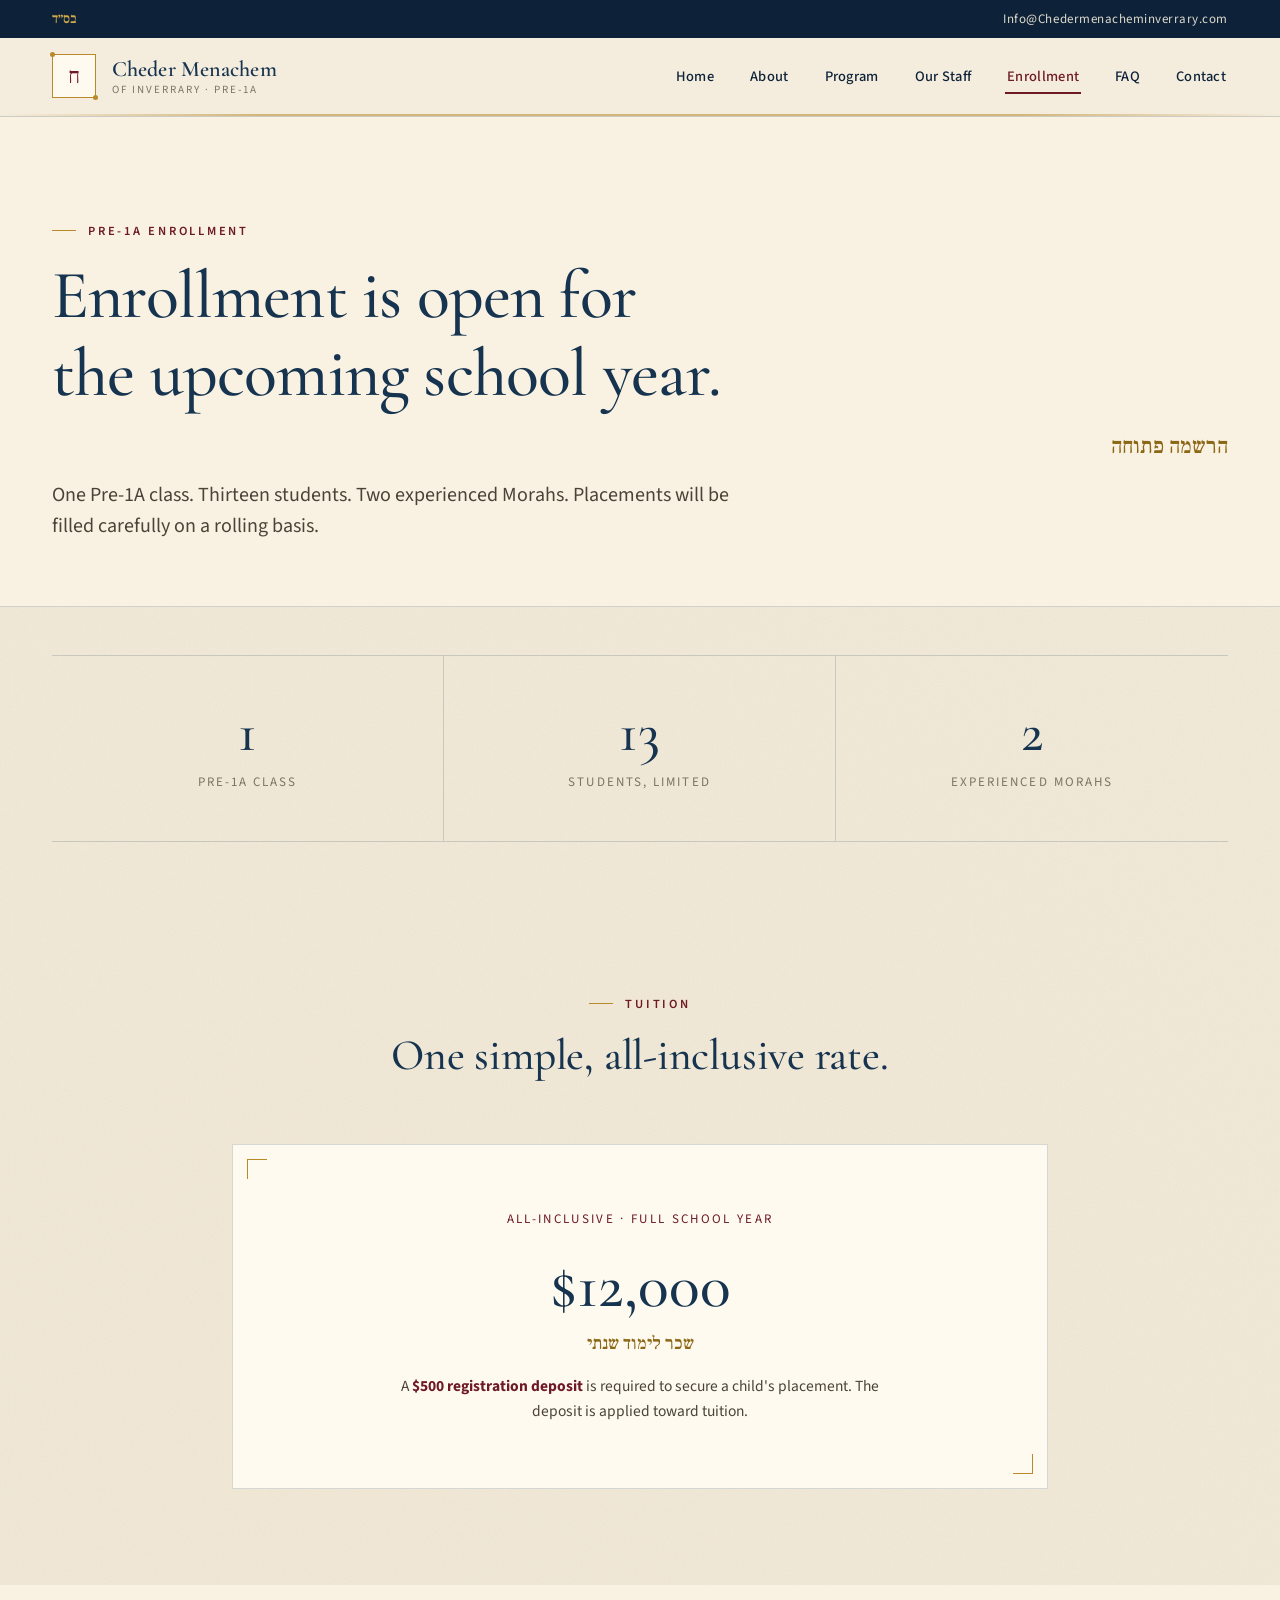
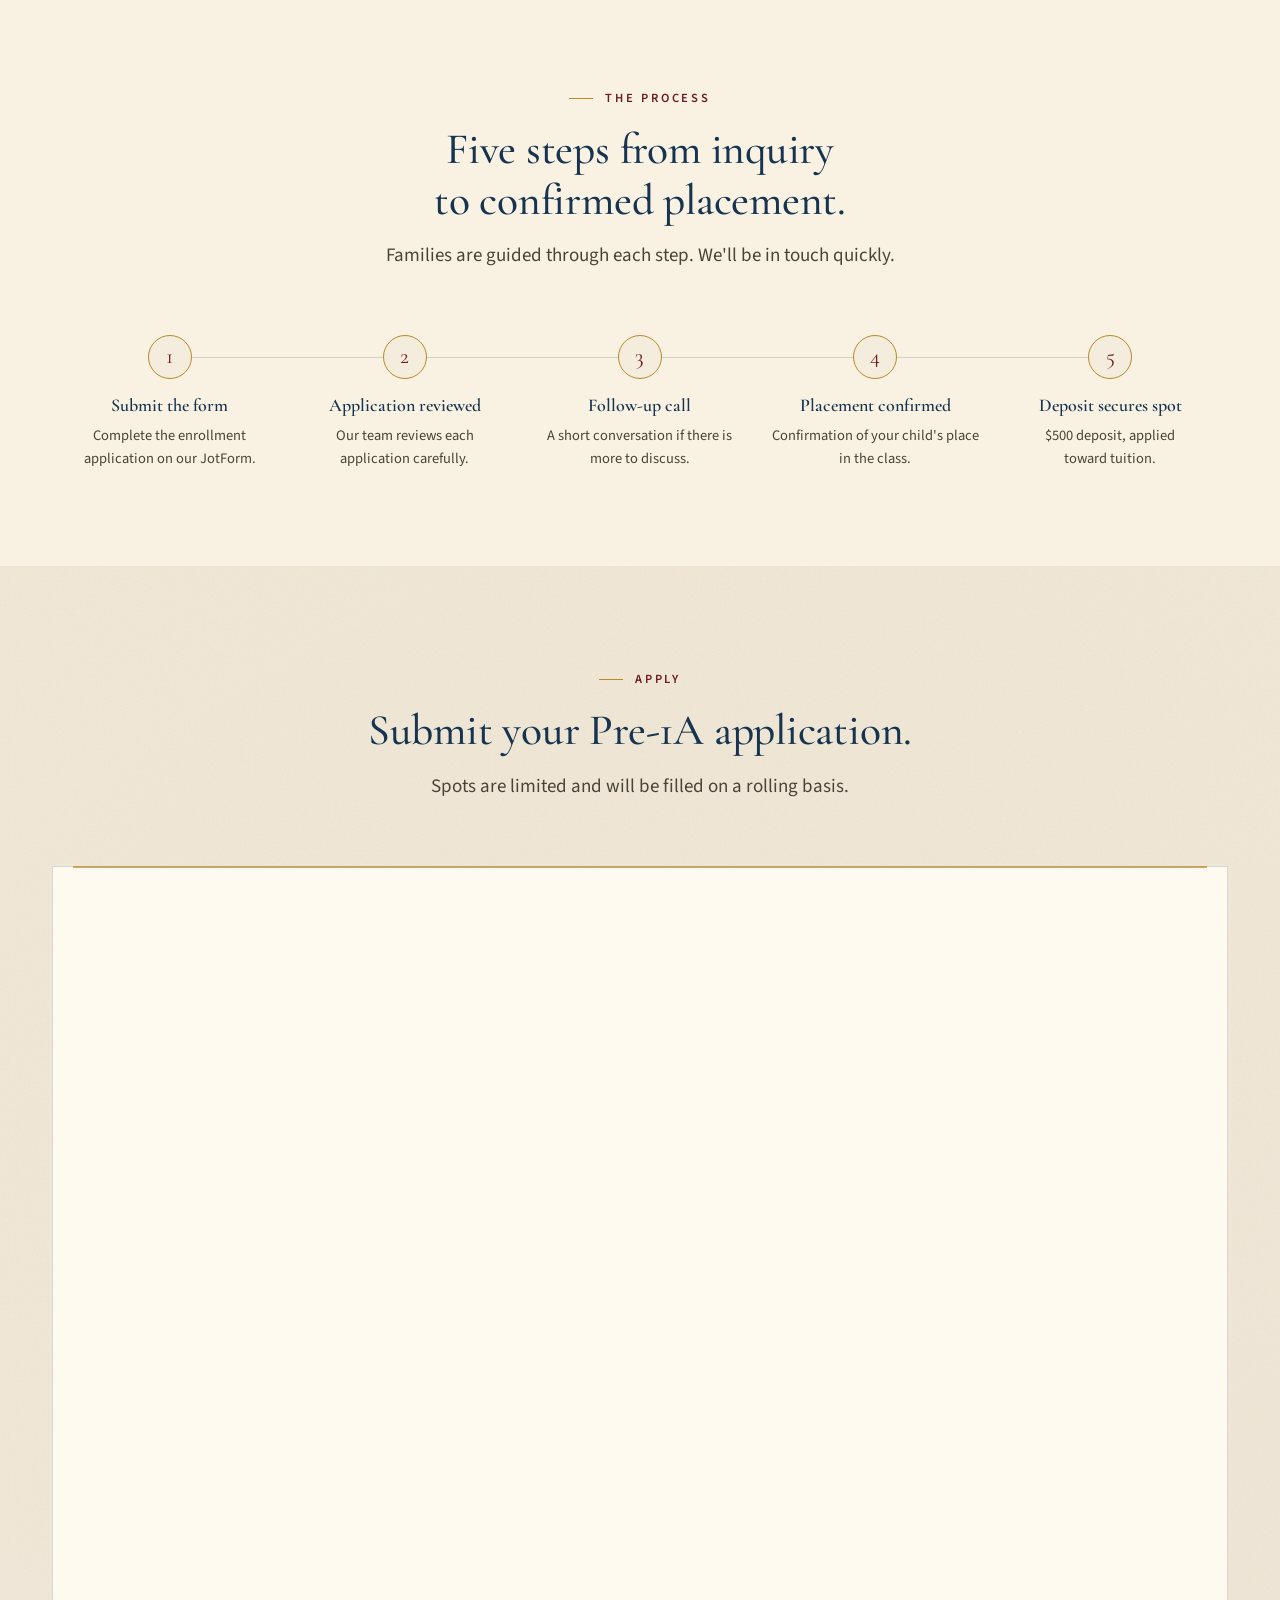
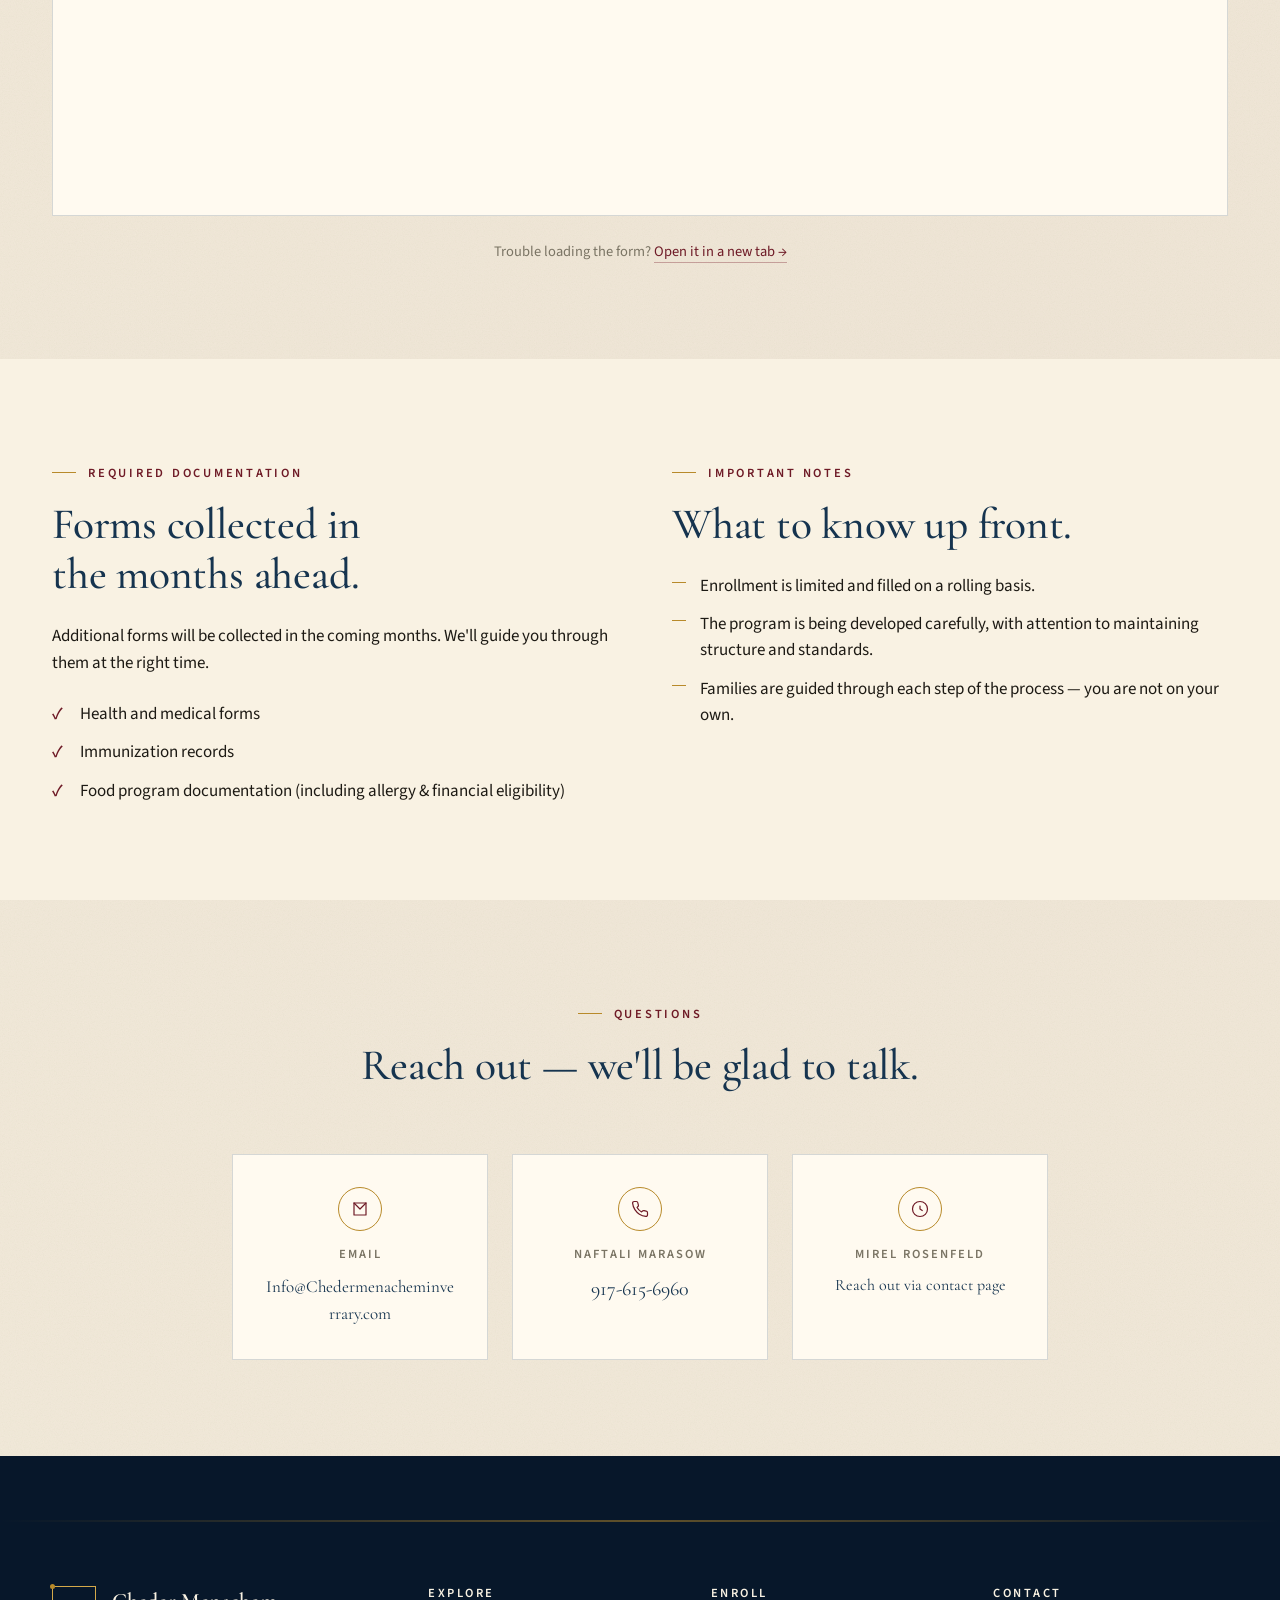
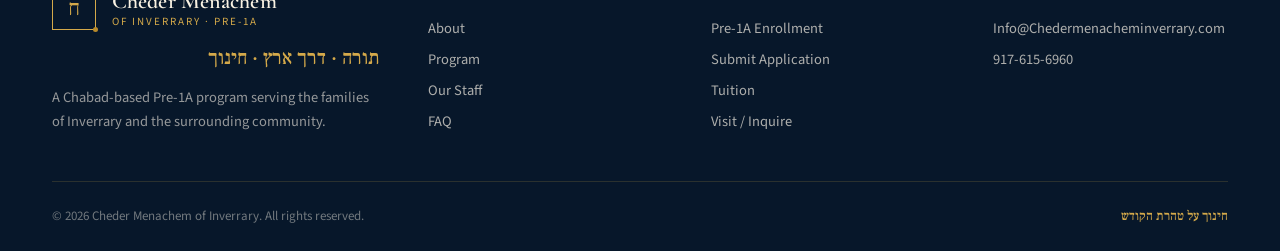
<file: enrollment.html>
<!DOCTYPE html>
<html lang="en">
<head>
<meta charset="UTF-8" />
<meta name="viewport" content="width=device-width, initial-scale=1.0" />
<title>Enrollment — Cheder Menachem of Inverrary</title>
<meta name="description" content="Pre-1A enrollment is open for the upcoming school year. Tuition, process, and the application form." />
<link rel="preconnect" href="https://fonts.googleapis.com" />
<link rel="preconnect" href="https://fonts.gstatic.com" crossorigin />
<link rel="stylesheet" href="https://fonts.googleapis.com/css2?family=Cormorant+Garamond:ital,wght@0,400;0,500;0,600;0,700;1,400;1,500&family=Source+Sans+3:wght@300;400;500;600;700&family=Frank+Ruhl+Libre:wght@400;500;700&display=swap" />
<link rel="stylesheet" href="styles.css" />
</head>
<body data-page="enrollment">

<div data-site-header></div>

<!-- ============================================================
     PAGE HEADER
     ============================================================ -->
<section class="page-header" data-screen-label="Enrollment Header">
  <div class="container">
    <span class="eyebrow">Pre-1A Enrollment</span>
    <h1>Enrollment is open for the upcoming school year.</h1>
    <p class="heb">הרשמה פתוחה</p>
    <p class="lede">One Pre-1A class. Thirteen students. Two experienced Morahs. Placements will be filled carefully on a rolling basis.</p>
  </div>
  <div class="page-header-watermark heb" aria-hidden="true">ד</div>
</section>

<!-- ============================================================
     PROGRAM OVERVIEW
     ============================================================ -->
<section class="tight" data-screen-label="Overview">
  <div class="container">
    <div class="stat-row">
      <div class="stat">
        <div class="num">1</div>
        <div class="label">Pre-1A class</div>
      </div>
      <div class="stat">
        <div class="num">13</div>
        <div class="label">Students, limited</div>
      </div>
      <div class="stat">
        <div class="num">2</div>
        <div class="label">Experienced Morahs</div>
      </div>
    </div>
  </div>
</section>

<!-- ============================================================
     TUITION
     ============================================================ -->
<section id="tuition" data-screen-label="Tuition">
  <div class="container-mid">
    <div class="section-head">
      <span class="eyebrow">Tuition</span>
      <h2>One simple, all-inclusive rate.</h2>
    </div>
    <div class="tuition-card">
      <div class="inclusive">All-Inclusive · Full School Year</div>
      <div class="amount">$12,000</div>
      <div class="heb" style="color: var(--gold-deep); font-size: 18px; margin-bottom: var(--s-4);">שכר לימוד שנתי</div>
      <p class="deposit">A <strong style="color: var(--burgundy);">$500 registration deposit</strong> is required to secure a child's placement. The deposit is applied toward tuition.</p>
    </div>
  </div>
</section>

<!-- ============================================================
     ENROLLMENT PROCESS — steps
     ============================================================ -->
<section style="background: var(--bg-alt);" data-screen-label="Process">
  <div class="container">
    <div class="section-head">
      <span class="eyebrow">The Process</span>
      <h2>Five steps from inquiry to confirmed placement.</h2>
      <p class="lede">Families are guided through each step. We'll be in touch quickly.</p>
    </div>
    <div class="steps">
      <div class="step">
        <div class="step-num">1</div>
        <h4>Submit the form</h4>
        <p>Complete the enrollment application on our JotForm.</p>
      </div>
      <div class="step">
        <div class="step-num">2</div>
        <h4>Application reviewed</h4>
        <p>Our team reviews each application carefully.</p>
      </div>
      <div class="step">
        <div class="step-num">3</div>
        <h4>Follow-up call</h4>
        <p>A short conversation if there is more to discuss.</p>
      </div>
      <div class="step">
        <div class="step-num">4</div>
        <h4>Placement confirmed</h4>
        <p>Confirmation of your child's place in the class.</p>
      </div>
      <div class="step">
        <div class="step-num">5</div>
        <h4>Deposit secures spot</h4>
        <p>$500 deposit, applied toward tuition.</p>
      </div>
    </div>
  </div>
</section>

<!-- ============================================================
     APPLY — embedded JotForm
     ============================================================ -->
<section data-screen-label="Apply">
  <div class="container">
    <div class="section-head">
      <span class="eyebrow">Apply</span>
      <h2>Submit your Pre-1A application.</h2>
      <p class="lede">Spots are limited and will be filled on a rolling basis.</p>
    </div>
    <div style="background: var(--surface); border: 1px solid var(--rule); padding: var(--s-5); position: relative;">
      <div style="position: absolute; top: -1px; left: 20px; right: 20px; height: 2px; background: var(--gold); opacity: 0.7;"></div>
      <iframe
        src="https://form.jotform.com/261225649441154"
        title="Pre-1A Enrollment Form"
        loading="lazy"
        style="width: 100%; min-height: 900px; border: none; display: block; background: transparent;">
      </iframe>
    </div>
    <p style="text-align: center; margin-top: var(--s-5); color: var(--ink-mute); font-size: 14.5px;">
      Trouble loading the form? <a href="https://form.jotform.com/261225649441154" target="_blank" rel="noopener">Open it in a new tab →</a>
    </p>
  </div>
</section>

<!-- ============================================================
     DOCUMENTATION + IMPORTANT NOTES
     ============================================================ -->
<section style="background: var(--bg-alt);" data-screen-label="Documentation">
  <div class="container">
    <div class="split">
      <div>
        <span class="eyebrow">Required Documentation</span>
        <h2 style="margin-bottom: var(--s-5);">Forms collected in the months ahead.</h2>
        <p>Additional forms will be collected in the coming months. We'll guide you through them at the right time.</p>
        <ul class="feature-list check" style="margin-top: var(--s-5);">
          <li>Health and medical forms</li>
          <li>Immunization records</li>
          <li>Food program documentation (including allergy & financial eligibility)</li>
        </ul>
      </div>
      <div>
        <span class="eyebrow">Important Notes</span>
        <h2 style="margin-bottom: var(--s-5);">What to know up front.</h2>
        <ul class="feature-list">
          <li>Enrollment is limited and filled on a rolling basis.</li>
          <li>The program is being developed carefully, with attention to maintaining structure and standards.</li>
          <li>Families are guided through each step of the process — you are not on your own.</li>
        </ul>
      </div>
    </div>
  </div>
</section>

<!-- ============================================================
     QUESTIONS / Contacts
     ============================================================ -->
<section data-screen-label="Questions">
  <div class="container-mid">
    <div class="section-head">
      <span class="eyebrow">Questions</span>
      <h2>Reach out — we'll be glad to talk.</h2>
    </div>
    <div class="contact-grid">
      <div class="contact-card">
        <div class="icon" aria-hidden="true">
          <svg viewBox="0 0 24 24" fill="none" stroke="currentColor" stroke-width="1.6" stroke-linecap="round" stroke-linejoin="round"><path d="M4 4h16v16H4z"/><path d="M4 4l8 8 8-8"/></svg>
        </div>
        <h4>Email</h4>
        <div class="detail" style="font-size: 17px;"><a href="mailto:Info@Chedermenacheminverrary.com">Info@Chedermenacheminverrary.com</a></div>
      </div>
      <div class="contact-card">
        <div class="icon" aria-hidden="true">
          <svg viewBox="0 0 24 24" fill="none" stroke="currentColor" stroke-width="1.6" stroke-linecap="round" stroke-linejoin="round"><path d="M22 16.92v3a2 2 0 0 1-2.18 2 19.79 19.79 0 0 1-8.63-3.07 19.5 19.5 0 0 1-6-6 19.79 19.79 0 0 1-3.07-8.67A2 2 0 0 1 4.11 2h3a2 2 0 0 1 2 1.72 12.84 12.84 0 0 0 .7 2.81 2 2 0 0 1-.45 2.11L8.09 9.91a16 16 0 0 0 6 6l1.27-1.27a2 2 0 0 1 2.11-.45 12.84 12.84 0 0 0 2.81.7A2 2 0 0 1 22 16.92z"/></svg>
        </div>
        <h4>Naftali Marasow</h4>
        <div class="detail"><a href="tel:9176156960">917-615-6960</a></div>
      </div>
      <div class="contact-card">
        <div class="icon" aria-hidden="true">
          <svg viewBox="0 0 24 24" fill="none" stroke="currentColor" stroke-width="1.6" stroke-linecap="round" stroke-linejoin="round"><circle cx="12" cy="12" r="10"/><path d="M12 8v4l3 2"/></svg>
        </div>
        <h4>Mirel Rosenfeld</h4>
        <div class="detail" style="font-size: 16px; color: var(--ink-soft);"><a href="contact.html">Reach out via contact page</a></div>
      </div>
    </div>
  </div>
</section>

<div data-site-footer></div>

<script src="image-slot.js"></script>
<script src="site.js"></script>
</body>
</html>
</file>
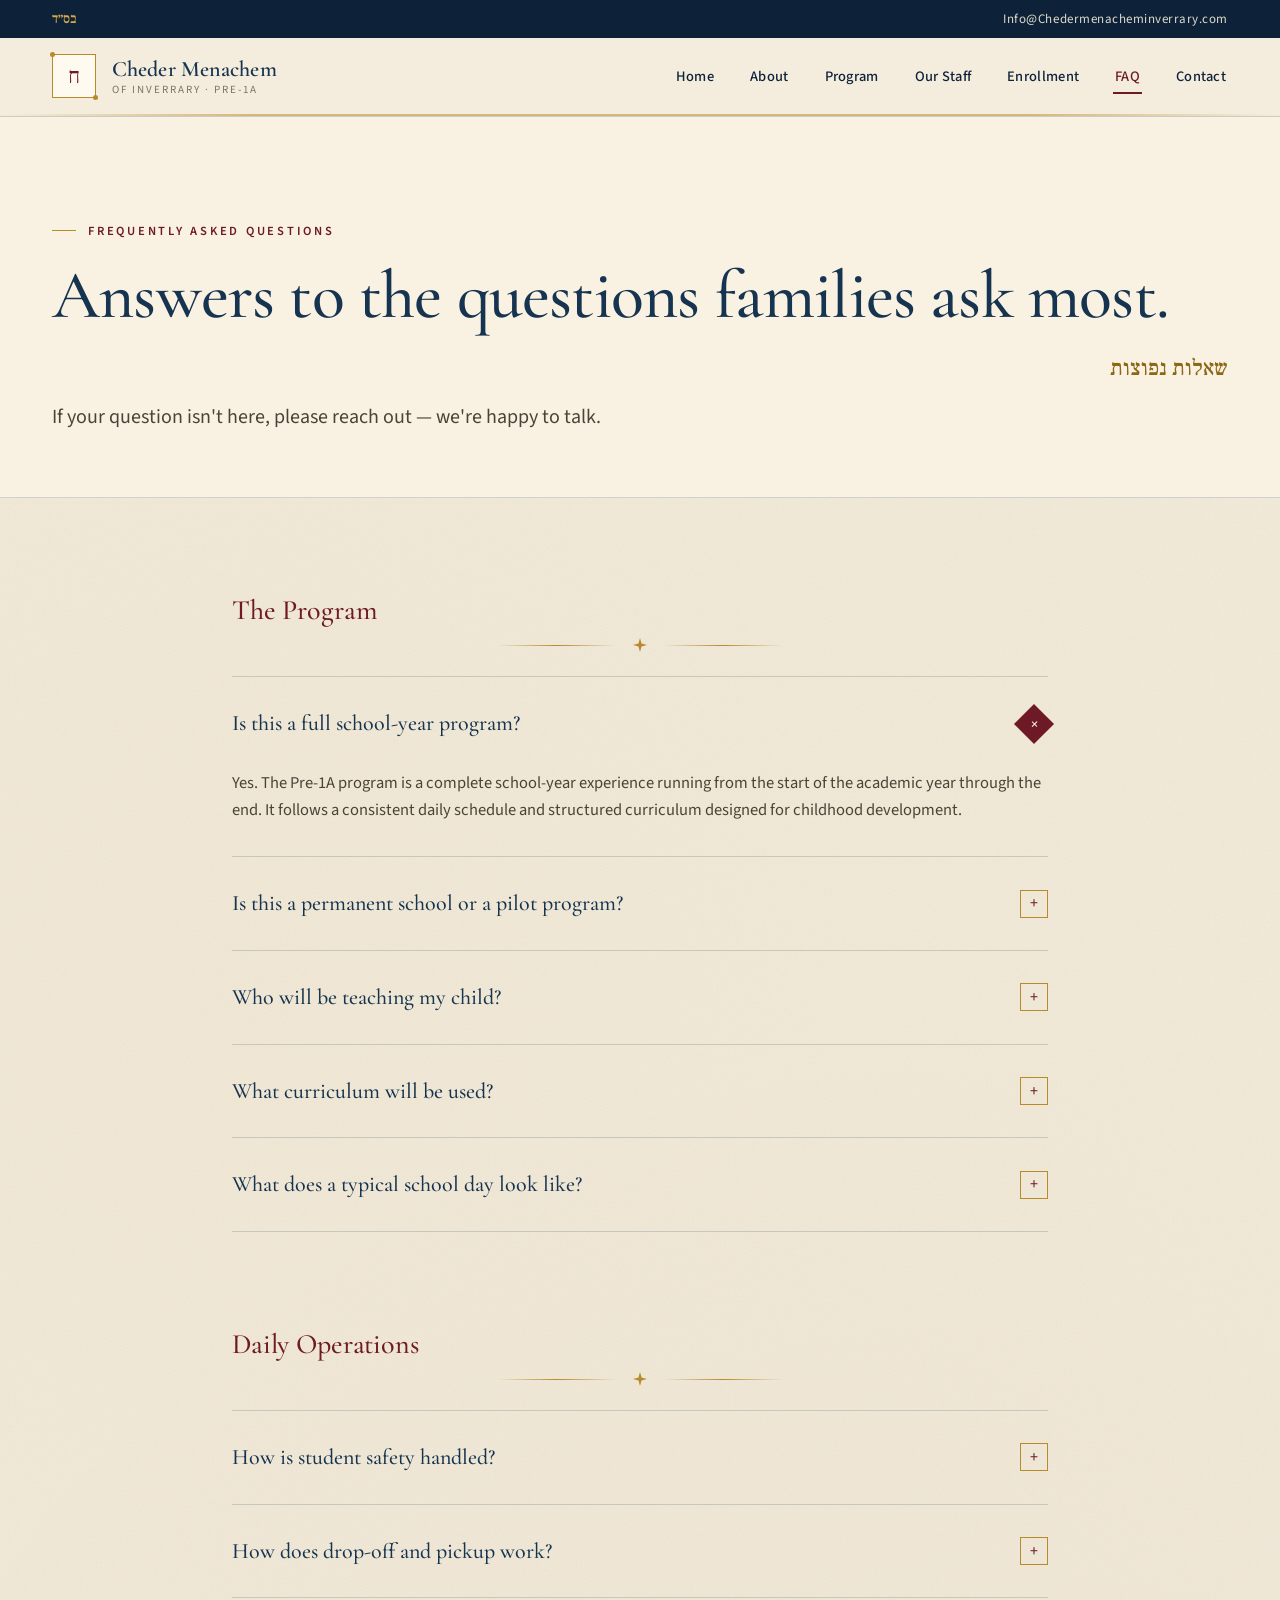
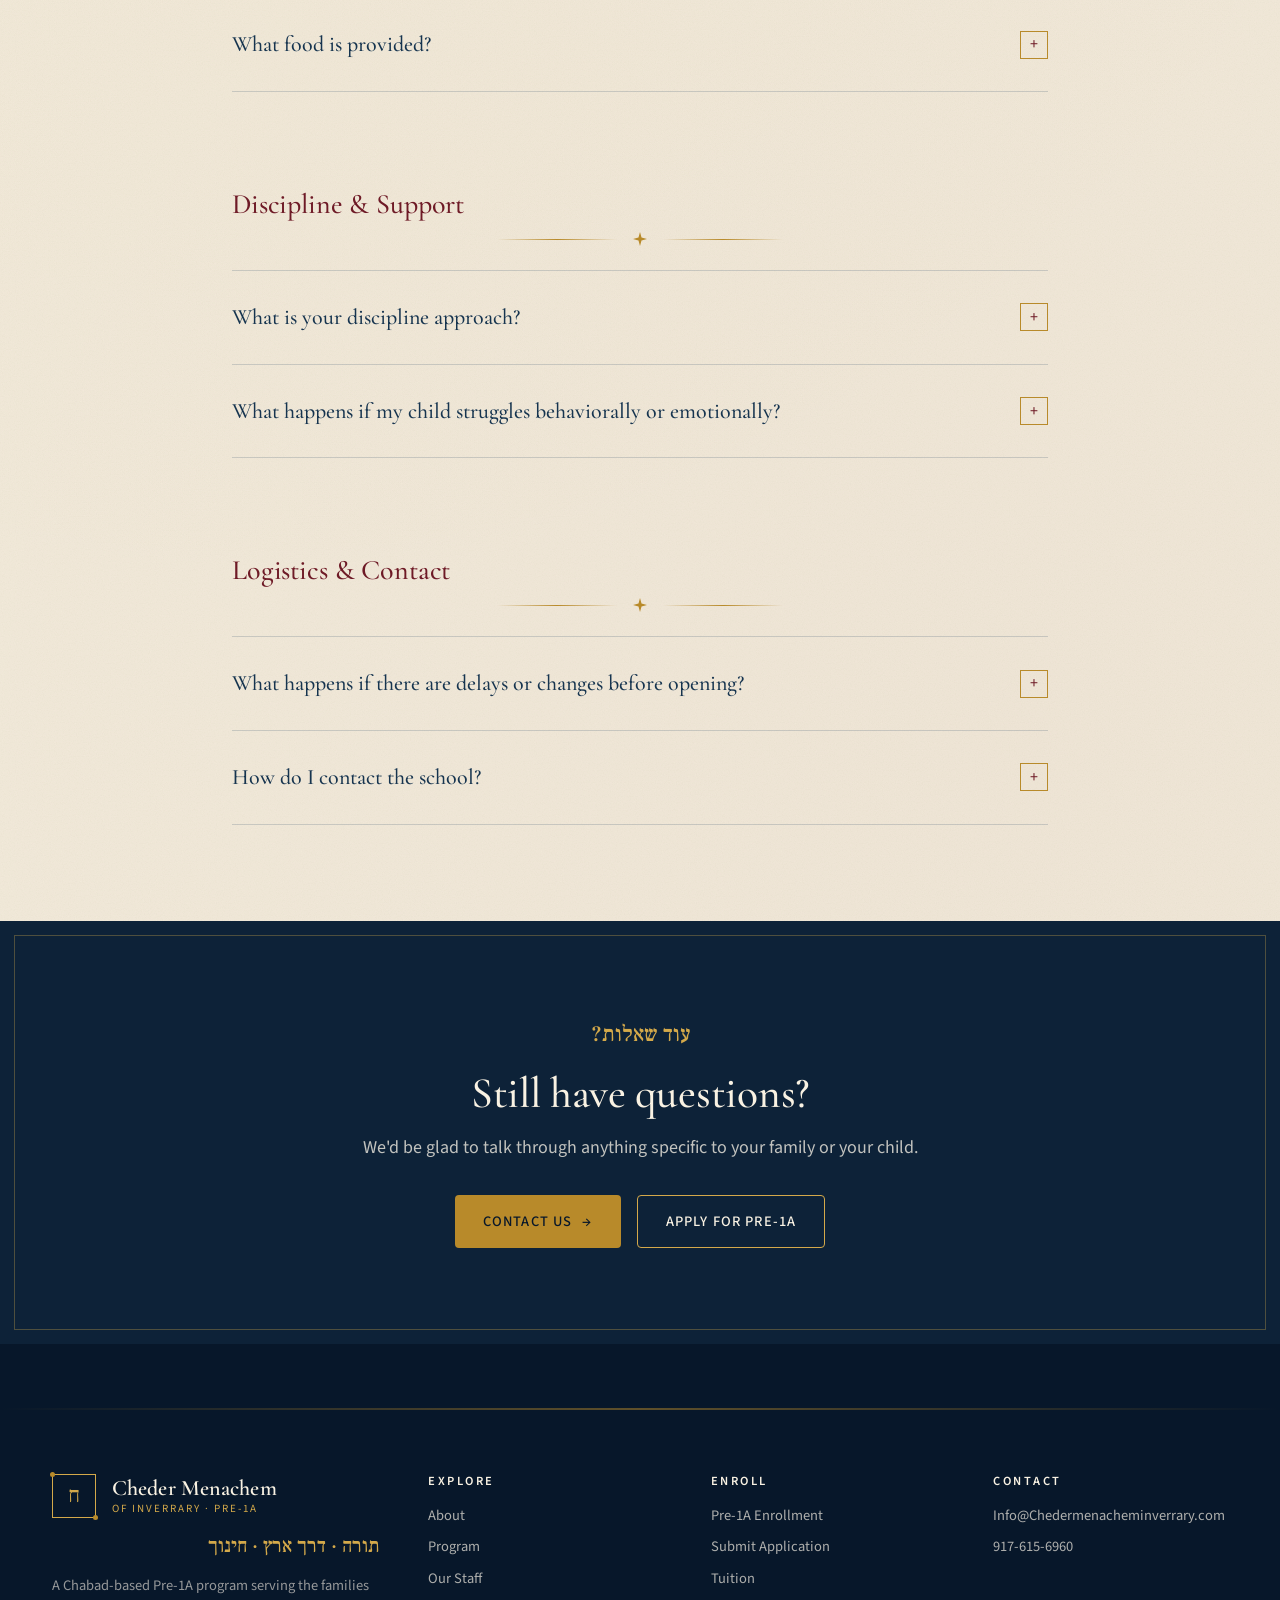
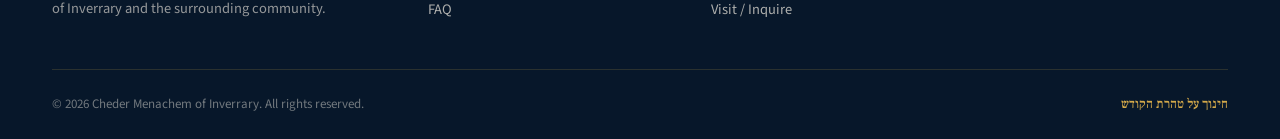
<file: faq.html>
<!DOCTYPE html>
<html lang="en">
<head>
<meta charset="UTF-8" />
<meta name="viewport" content="width=device-width, initial-scale=1.0" />
<title>FAQ — Cheder Menachem of Inverrary</title>
<meta name="description" content="Frequently asked questions about the Pre-1A program at Cheder Menachem of Inverrary." />
<link rel="preconnect" href="https://fonts.googleapis.com" />
<link rel="preconnect" href="https://fonts.gstatic.com" crossorigin />
<link rel="stylesheet" href="https://fonts.googleapis.com/css2?family=Cormorant+Garamond:ital,wght@0,400;0,500;0,600;0,700;1,400;1,500&family=Source+Sans+3:wght@300;400;500;600;700&family=Frank+Ruhl+Libre:wght@400;500;700&display=swap" />
<link rel="stylesheet" href="styles.css" />
</head>
<body data-page="faq">

<div data-site-header></div>

<!-- ============================================================
     PAGE HEADER
     ============================================================ -->
<section class="page-header" data-screen-label="FAQ Header">
  <div class="container">
    <span class="eyebrow">Frequently Asked Questions</span>
    <h1>Answers to the questions families ask most.</h1>
    <p class="heb">שאלות נפוצות</p>
    <p class="lede">If your question isn't here, please reach out — we're happy to talk.</p>
  </div>
  <div class="page-header-watermark heb" aria-hidden="true">ה</div>
</section>

<!-- ============================================================
     FAQ LIST
     ============================================================ -->
<section data-screen-label="FAQ List">
  <div class="container-mid">

    <h3 style="font-family: var(--ff-display); font-size: 28px; color: var(--burgundy); margin-bottom: var(--s-2); font-weight: 500;">The Program</h3>
    <div class="rule-ornament" style="margin: var(--s-3) 0 var(--s-5);" aria-hidden="true">
      <svg viewBox="0 0 14 14" fill="currentColor"><path d="M7 0 L8.5 5.5 L14 7 L8.5 8.5 L7 14 L5.5 8.5 L0 7 L5.5 5.5 Z"/></svg>
    </div>

    <div class="faq-list">
      <div class="faq-item" data-open="true">
        <button class="faq-q">
          <span>Is this a full school-year program?</span>
          <span class="marker" aria-hidden="true">+</span>
        </button>
        <div class="faq-a">
          <div class="faq-a-inner">
            <p>Yes. The Pre-1A program is a complete school-year experience running from the start of the academic year through the end. It follows a consistent daily schedule and structured curriculum designed for childhood development.</p>
          </div>
        </div>
      </div>

      <div class="faq-item">
        <button class="faq-q">
          <span>Is this a permanent school or a pilot program?</span>
          <span class="marker" aria-hidden="true">+</span>
        </button>
        <div class="faq-a">
          <div class="faq-a-inner">
            <p>This is a fully planned and operational Pre-1A class for the upcoming school year. While future expansion is a long-term goal, continuation beyond this year is not guaranteed and will depend on permission granted, planning, and the success of the first class.</p>
          </div>
        </div>
      </div>

      <div class="faq-item">
        <button class="faq-q">
          <span>Who will be teaching my child?</span>
          <span class="marker" aria-hidden="true">+</span>
        </button>
        <div class="faq-a">
          <div class="faq-a-inner">
            <p>The class will be led by experienced early childhood Morahs Mrs. Chaya Katz and Mrs. Mattie Schurder. They work within a structured educational framework and are supported by curriculum guidance aligned with established Chabad early education standards.</p>
          </div>
        </div>
      </div>

      <div class="faq-item">
        <button class="faq-q">
          <span>What curriculum will be used?</span>
          <span class="marker" aria-hidden="true">+</span>
        </button>
        <div class="faq-a">
          <div class="faq-a-inner">
            <p>We use a structured Kriah program to build strong Hebrew reading skills step by step, along with a hands-on math curriculum focused on number sense and problem-solving. Learning also includes <span class="heb">פרשת השבוע</span>, <span class="heb">ימים טובים</span>, davening, and an interactive "Wonders of Hashem" science program — all taught in a warm, Chassidishe environment.</p>
          </div>
        </div>
      </div>

      <div class="faq-item">
        <button class="faq-q">
          <span>What does a typical school day look like?</span>
          <span class="marker" aria-hidden="true">+</span>
        </button>
        <div class="faq-a">
          <div class="faq-a-inner">
            <p>The day includes joyful davening and circle times, Kriah instruction, and math, along with engaging lessons in Parsha and Yomim Tovim. Students also participate in hands-on activities, projects, singing, and interactive science — creating a balanced day of structured learning and meaningful, enjoyable experiences.</p>
          </div>
        </div>
      </div>
    </div>

    <h3 style="font-family: var(--ff-display); font-size: 28px; color: var(--burgundy); margin: var(--s-9) 0 var(--s-2); font-weight: 500;">Daily Operations</h3>
    <div class="rule-ornament" style="margin: var(--s-3) 0 var(--s-5);" aria-hidden="true">
      <svg viewBox="0 0 14 14" fill="currentColor"><path d="M7 0 L8.5 5.5 L14 7 L8.5 8.5 L7 14 L5.5 8.5 L0 7 L5.5 5.5 Z"/></svg>
    </div>

    <div class="faq-list">
      <div class="faq-item">
        <button class="faq-q">
          <span>How is student safety handled?</span>
          <span class="marker" aria-hidden="true">+</span>
        </button>
        <div class="faq-a">
          <div class="faq-a-inner">
            <p>Student safety is a top priority. The school will have a dedicated security presence during school hours. Entry and dismissal are carefully structured through a supervised carpool system that runs in conjunction with the preschool's carpool line, ensuring a smooth pickup.</p>
          </div>
        </div>
      </div>

      <div class="faq-item">
        <button class="faq-q">
          <span>How does drop-off and pickup work?</span>
          <span class="marker" aria-hidden="true">+</span>
        </button>
        <div class="faq-a">
          <div class="faq-a-inner">
            <p>Drop-off and pickup are conducted through an organized carpool system designed to ensure safety, efficiency, and consistency. Full instructions will be provided prior to the start of the school year.</p>
          </div>
        </div>
      </div>

      <div class="faq-item">
        <button class="faq-q">
          <span>What food is provided?</span>
          <span class="marker" aria-hidden="true">+</span>
        </button>
        <div class="faq-a">
          <div class="faq-a-inner">
            <p>Students receive meals through the licensed preschool food program. Parents complete a separate food form that includes financial eligibility and allergy information.</p>
          </div>
        </div>
      </div>
    </div>

    <h3 style="font-family: var(--ff-display); font-size: 28px; color: var(--burgundy); margin: var(--s-9) 0 var(--s-2); font-weight: 500;">Discipline & Support</h3>
    <div class="rule-ornament" style="margin: var(--s-3) 0 var(--s-5);" aria-hidden="true">
      <svg viewBox="0 0 14 14" fill="currentColor"><path d="M7 0 L8.5 5.5 L14 7 L8.5 8.5 L7 14 L5.5 8.5 L0 7 L5.5 5.5 Z"/></svg>
    </div>

    <div class="faq-list">
      <div class="faq-item">
        <button class="faq-q">
          <span>What is your discipline approach?</span>
          <span class="marker" aria-hidden="true">+</span>
        </button>
        <div class="faq-a">
          <div class="faq-a-inner">
            <p>Our discipline approach is caring and individualized, based on the principle of <em>"chanoch lenar al pi darko"</em> — <span class="heb">חנוך לנער על פי דרכו</span>. We use a conscious discipline framework that focuses on understanding each child, teaching self-regulation, and guiding behavior with respect — helping children grow both emotionally and in their character.</p>
          </div>
        </div>
      </div>

      <div class="faq-item">
        <button class="faq-q">
          <span>What happens if my child struggles behaviorally or emotionally?</span>
          <span class="marker" aria-hidden="true">+</span>
        </button>
        <div class="faq-a">
          <div class="faq-a-inner">
            <p>If a child experiences challenges, our staff will work in close partnership with parents to support the child with consistency, structure, and care. We view school and home as a team in supporting each child's development. If additional issues still arise, we will seek outside professional guidance to best help each child reach their potential.</p>
          </div>
        </div>
      </div>
    </div>

    <h3 style="font-family: var(--ff-display); font-size: 28px; color: var(--burgundy); margin: var(--s-9) 0 var(--s-2); font-weight: 500;">Logistics & Contact</h3>
    <div class="rule-ornament" style="margin: var(--s-3) 0 var(--s-5);" aria-hidden="true">
      <svg viewBox="0 0 14 14" fill="currentColor"><path d="M7 0 L8.5 5.5 L14 7 L8.5 8.5 L7 14 L5.5 8.5 L0 7 L5.5 5.5 Z"/></svg>
    </div>

    <div class="faq-list">
      <div class="faq-item">
        <button class="faq-q">
          <span>What happens if there are delays or changes before opening?</span>
          <span class="marker" aria-hidden="true">+</span>
        </button>
        <div class="faq-a">
          <div class="faq-a-inner">
            <p>We are actively completing all logistical and operational steps to ensure readiness for the modular classroom. In the unlikely event of delays in our permitting, a backup plan of starting the school year at Chabad of Central Broward (a two-minute drive from shul) is in place, and families will be communicated with directly and promptly. Our goal remains to begin the year in the modular unit, and we plan to do so on time.</p>
          </div>
        </div>
      </div>

      <div class="faq-item">
        <button class="faq-q">
          <span>How do I contact the school?</span>
          <span class="marker" aria-hidden="true">+</span>
        </button>
        <div class="faq-a">
          <div class="faq-a-inner">
            <p>All administrative inquiries may be directed to <a href="mailto:Info@Chedermenacheminverrary.com">Info@Chedermenacheminverrary.com</a>. You may also reach Naftali Marasow at <a href="tel:9176156960">917-615-6960</a>, or visit the <a href="contact.html">contact page</a> for more options.</p>
          </div>
        </div>
      </div>
    </div>

  </div>
</section>

<!-- ============================================================
     CTA banner
     ============================================================ -->
<section class="cta-banner" data-screen-label="CTA">
  <div class="container-mid">
    <span class="heb">עוד שאלות?</span>
    <h2>Still have questions?</h2>
    <p>We'd be glad to talk through anything specific to your family or your child.</p>
    <div class="hero-ctas" style="justify-content: center; display: flex; gap: var(--s-4); flex-wrap: wrap;">
      <a class="btn btn-primary" style="background: var(--gold); color: var(--navy-ink);" href="contact.html">
        Contact Us
        <span class="arrow">→</span>
      </a>
      <a class="btn btn-secondary" href="enrollment.html">Apply for Pre-1A</a>
    </div>
  </div>
</section>

<div data-site-footer></div>

<script src="image-slot.js"></script>
<script src="site.js"></script>
</body>
</html>
</file>
<file: styles.css>
/* =========================================================
   Cheder Menachem of Inverrary — Site Styles
   Traditional / dignified Chabad mosad
   ========================================================= */

:root {
  /* Brand colors */
  --cream:        #f4ecdc;
  --cream-soft:   #f9f2e3;
  --cream-deep:   #e9dec5;
  --navy:         #16344f;
  --navy-deep:    #0d2238;
  --navy-ink:     #07172a;
  --burgundy:     #6e1a26;
  --burgundy-deep:#511019;
  --gold:         #b88a2a;
  --gold-soft:    #d4a94a;
  --gold-deep:    #8c6816;

  --ink:          #1d1a14;
  --ink-soft:     #4a4438;
  --ink-mute:     #7a7464;
  --rule:         rgba(26, 58, 92, 0.18);
  --rule-soft:    rgba(26, 58, 92, 0.10);

  /* Surfaces */
  --bg:           var(--cream);
  --bg-alt:       var(--cream-soft);
  --bg-deep:      var(--cream-deep);
  --surface:      #fffaf0;

  /* Type */
  --ff-display:   "Cormorant Garamond", "Cormorant", "EB Garamond", Georgia, serif;
  --ff-body:      "Source Sans 3", "Source Sans Pro", -apple-system, "Helvetica Neue", Arial, sans-serif;
  --ff-hebrew:    "Frank Ruhl Libre", "David Libre", "Cormorant Garamond", serif;

  /* Spacing */
  --s-1: 4px;
  --s-2: 8px;
  --s-3: 12px;
  --s-4: 16px;
  --s-5: 24px;
  --s-6: 32px;
  --s-7: 48px;
  --s-8: 64px;
  --s-9: 96px;
  --s-10: 128px;

  --max-w:       1240px;
  --max-w-read:  680px;
  --max-w-mid:   880px;

  --radius-sm: 2px;
  --radius:    4px;
  --radius-lg: 8px;

  --shadow-soft: 0 1px 2px rgba(15, 37, 64, 0.06), 0 8px 24px rgba(15, 37, 64, 0.05);
  --shadow-card: 0 1px 2px rgba(15, 37, 64, 0.08), 0 18px 40px rgba(15, 37, 64, 0.08);
}

/* ---------- Dark mode ---------- */
[data-theme="dark"] {
  --cream:        #131a23;
  --cream-soft:   #0e141c;
  --cream-deep:   #1a2230;
  --navy:         #d9c79a;          /* swap navy headlines to warm parchment */
  --navy-deep:    #ece4d2;
  --navy-ink:     #ffffff;
  --burgundy:     #d18c8c;
  --burgundy-deep:#e9a6a6;
  --gold:         #d4b56a;
  --gold-soft:    #e2c789;
  --gold-deep:    #b89346;
  --ink:          #ece4d2;
  --ink-soft:     #c4b89a;
  --ink-mute:     #8c8470;
  --rule:         rgba(217, 199, 154, 0.22);
  --rule-soft:    rgba(217, 199, 154, 0.10);
  --bg:           #0d141c;
  --bg-alt:       #131a23;
  --bg-deep:      #1a2230;
  --surface:      #18212e;
  --shadow-soft: 0 1px 2px rgba(0,0,0,0.4), 0 8px 24px rgba(0,0,0,0.35);
  --shadow-card: 0 1px 2px rgba(0,0,0,0.5), 0 18px 40px rgba(0,0,0,0.45);
}

/* ---------- Base ---------- */
*, *::before, *::after { box-sizing: border-box; }

html { scroll-behavior: smooth; }

body {
  margin: 0;
  background: var(--bg);
  background-image:
    radial-gradient(circle at 20% 30%, rgba(184, 138, 42, 0.025) 0%, transparent 50%),
    radial-gradient(circle at 80% 70%, rgba(110, 26, 38, 0.022) 0%, transparent 55%),
    url("data:image/svg+xml;utf8,<svg xmlns='http://www.w3.org/2000/svg' width='240' height='240'><filter id='n'><feTurbulence type='fractalNoise' baseFrequency='0.85' numOctaves='2' seed='3'/><feColorMatrix values='0 0 0 0 0.1, 0 0 0 0 0.08, 0 0 0 0 0.04, 0 0 0 0.06 0'/></filter><rect width='100%' height='100%' filter='url(%23n)' opacity='0.85'/></svg>");
  color: var(--ink);
  font-family: var(--ff-body);
  font-size: 17px;
  line-height: 1.6;
  font-weight: 400;
  -webkit-font-smoothing: antialiased;
  text-rendering: optimizeLegibility;
}
[data-theme="dark"] body {
  background-image:
    radial-gradient(circle at 20% 30%, rgba(212, 169, 74, 0.04) 0%, transparent 50%),
    radial-gradient(circle at 80% 70%, rgba(209, 140, 140, 0.04) 0%, transparent 55%);
}

img { max-width: 100%; display: block; }

a {
  color: var(--burgundy);
  text-decoration: none;
  border-bottom: 1px solid rgba(122, 31, 43, 0.35);
  transition: color 0.18s ease, border-color 0.18s ease;
}
a:hover { color: var(--burgundy-deep); border-bottom-color: var(--burgundy-deep); }
[data-theme="dark"] a { color: var(--burgundy); border-bottom-color: rgba(209, 140, 140, 0.4); }
[data-theme="dark"] a:hover { color: var(--burgundy-deep); }

h1, h2, h3, h4 {
  font-family: var(--ff-display);
  color: var(--navy);
  font-weight: 500;
  letter-spacing: -0.005em;
  margin: 0 0 var(--s-4);
  line-height: 1.15;
  text-wrap: balance;
}

h1 { font-size: clamp(40px, 5.4vw, 68px); font-weight: 500; letter-spacing: -0.012em; }
h2 { font-size: clamp(30px, 3.4vw, 44px); }
h3 { font-size: clamp(22px, 2.0vw, 28px); }
h4 { font-size: 19px; font-family: var(--ff-body); font-weight: 600; color: var(--navy-deep); letter-spacing: 0.02em; text-transform: uppercase; }

p { margin: 0 0 var(--s-4); text-wrap: pretty; }
p:last-child { margin-bottom: 0; }

.heb {
  font-family: var(--ff-hebrew);
  font-weight: 500;
  direction: rtl;
  unicode-bidi: isolate;
}

/* ---------- Layout ---------- */
.container {
  width: 100%;
  max-width: var(--max-w);
  margin: 0 auto;
  padding: 0 var(--s-6);
}
.container-narrow {
  max-width: var(--max-w-read);
  margin: 0 auto;
  padding: 0 var(--s-6);
}
.container-mid {
  max-width: var(--max-w-mid);
  margin: 0 auto;
  padding: 0 var(--s-6);
}

section { padding: var(--s-9) 0; }
section.tight { padding: var(--s-7) 0; }

/* ---------- Top utility strip ---------- */
.utility-bar {
  background: var(--navy-deep);
  color: var(--cream);
  font-size: 13px;
  letter-spacing: 0.04em;
}
[data-theme="dark"] .utility-bar { background: #08101a; color: var(--cream); }
.utility-bar .container {
  display: flex;
  justify-content: space-between;
  align-items: center;
  padding-top: 8px;
  padding-bottom: 8px;
  gap: var(--s-5);
}
.utility-bar a {
  color: var(--cream);
  border-bottom: none;
  opacity: 0.9;
}
.utility-bar a:hover { color: var(--gold-soft); opacity: 1; }
.utility-bar .heb {
  color: var(--gold-soft);
  font-size: 14px;
  letter-spacing: 0;
}

/* ---------- Header / Nav ---------- */
.site-header {
  background: var(--bg);
  border-bottom: 1px solid var(--rule);
  position: sticky;
  top: 0;
  z-index: 50;
  backdrop-filter: blur(8px);
}
.site-header::after {
  content: "";
  display: block;
  height: 2px;
  background: linear-gradient(90deg,
    transparent 0%,
    var(--gold) 20%,
    var(--gold) 80%,
    transparent 100%);
  opacity: 0.55;
}
.nav-inner {
  display: flex;
  align-items: center;
  justify-content: space-between;
  padding: var(--s-4) var(--s-6);
  max-width: var(--max-w);
  margin: 0 auto;
  gap: var(--s-5);
}

.brand {
  display: flex;
  align-items: center;
  gap: var(--s-4);
  border: none;
  color: var(--navy);
}
.brand:hover { color: var(--navy-ink); border: none; }
.brand-mark {
  width: 44px; height: 44px;
  border: 1.5px solid var(--gold);
  display: grid; place-items: center;
  font-family: var(--ff-hebrew);
  font-size: 22px;
  color: var(--burgundy);
  background: var(--surface);
  flex-shrink: 0;
  position: relative;
}
.brand-mark::before, .brand-mark::after {
  content: "";
  position: absolute;
  width: 5px; height: 5px;
  background: var(--gold);
  border-radius: 50%;
}
.brand-mark::before { top: -3px; left: -3px; }
.brand-mark::after  { bottom: -3px; right: -3px; }

.brand-text {
  display: flex;
  flex-direction: column;
  line-height: 1.1;
}
.brand-name {
  font-family: var(--ff-display);
  font-size: 22px;
  font-weight: 600;
  color: var(--navy);
  letter-spacing: 0.005em;
}
.brand-sub {
  font-size: 11px;
  letter-spacing: 0.18em;
  text-transform: uppercase;
  color: var(--ink-mute);
  margin-top: 3px;
}

.main-nav {
  display: flex;
  align-items: center;
  gap: var(--s-6);
}
.main-nav a {
  border: none;
  color: var(--navy-deep);
  font-family: var(--ff-body);
  font-size: 14.5px;
  letter-spacing: 0.02em;
  font-weight: 500;
  padding: 6px 2px;
  position: relative;
}
.main-nav a::after {
  content: "";
  position: absolute;
  left: 0; right: 0; bottom: 0;
  height: 2px;
  background: var(--gold);
  transform: scaleX(0);
  transform-origin: left;
  transition: transform 0.22s ease;
}
.main-nav a:hover { color: var(--burgundy); }
.main-nav a:hover::after { transform: scaleX(1); }
.main-nav a.is-active { color: var(--burgundy); }
.main-nav a.is-active::after { transform: scaleX(1); background: var(--burgundy); }

.nav-cta {
  background: var(--burgundy);
  color: var(--cream-soft);
  padding: 9px 18px;
  border: none;
  font-size: 14px;
  letter-spacing: 0.04em;
  font-weight: 500;
  text-transform: uppercase;
  border-radius: var(--radius);
  transition: background 0.18s ease;
}
.nav-cta:hover {
  background: var(--burgundy-deep);
  color: var(--cream-soft);
}
.nav-cta::after { display: none; }

.theme-toggle {
  background: transparent;
  border: 1px solid var(--rule);
  color: var(--navy-deep);
  width: 36px; height: 36px;
  display: grid; place-items: center;
  border-radius: 50%;
  cursor: pointer;
  transition: background 0.18s ease, border-color 0.18s ease;
}
.theme-toggle:hover { background: var(--bg-deep); border-color: var(--gold); }
.theme-toggle svg { width: 16px; height: 16px; }

.nav-toggle {
  display: none;
  background: transparent;
  border: 1px solid var(--rule);
  width: 36px; height: 36px;
  border-radius: var(--radius);
  cursor: pointer;
  color: var(--navy);
}
.nav-toggle svg { width: 20px; height: 20px; }

/* ---------- Buttons ---------- */
.btn {
  display: inline-flex;
  align-items: center;
  gap: 10px;
  padding: 14px 28px;
  font-family: var(--ff-body);
  font-size: 14.5px;
  letter-spacing: 0.08em;
  text-transform: uppercase;
  font-weight: 500;
  border-radius: var(--radius);
  border: none;
  cursor: pointer;
  transition: all 0.18s ease;
}
.btn-primary {
  background: var(--burgundy);
  color: var(--cream-soft);
}
.btn-primary:hover { background: var(--burgundy-deep); color: var(--cream-soft); }

.btn-secondary {
  background: transparent;
  color: var(--navy);
  border: 1px solid var(--navy);
}
.btn-secondary:hover { background: var(--navy); color: var(--cream-soft); border-color: var(--navy); }

.btn-ghost {
  background: transparent;
  color: var(--navy-deep);
  border: 1px solid var(--rule);
}
.btn-ghost:hover { border-color: var(--gold); color: var(--burgundy); }

.btn .arrow { transition: transform 0.2s ease; }
.btn:hover .arrow { transform: translateX(3px); }

/* Larger CTA variant */
.btn-xl {
  padding: 20px 40px;
  font-size: 16.5px;
  letter-spacing: 0.1em;
  font-weight: 600;
  gap: 14px;
}
.btn-xl .arrow { font-size: 20px; }

/* ---------- Ornamental rule ---------- */
.rule-ornament {
  display: flex;
  align-items: center;
  justify-content: center;
  gap: var(--s-4);
  color: var(--gold);
  margin: var(--s-6) 0;
}
.rule-ornament::before,
.rule-ornament::after {
  content: "";
  flex: 1;
  max-width: 120px;
  height: 1px;
  background: linear-gradient(90deg, transparent, var(--gold), transparent);
}
.rule-ornament svg { width: 14px; height: 14px; }

.eyebrow {
  font-family: var(--ff-body);
  font-size: 12.5px;
  letter-spacing: 0.22em;
  text-transform: uppercase;
  color: var(--burgundy);
  font-weight: 600;
  margin-bottom: var(--s-4);
  display: inline-flex;
  align-items: center;
  gap: var(--s-3);
}
.eyebrow::before {
  content: "";
  width: 24px; height: 1px;
  background: var(--gold);
  display: inline-block;
}

/* ---------- Hero ---------- */
.hero {
  position: relative;
  padding: var(--s-9) 0 var(--s-10);
  background: var(--bg);
  overflow: hidden;
}
.hero-grid {
  display: grid;
  grid-template-columns: 1fr 1fr;
  gap: var(--s-8);
  align-items: center;
}
.hero-content { padding-right: var(--s-5); }
.hero h1 {
  margin-bottom: var(--s-5);
}
.hero-tag {
  font-family: var(--ff-hebrew);
  font-size: 22px;
  color: var(--burgundy);
  margin: 0 0 var(--s-5);
  letter-spacing: 0.02em;
}
.hero-lede {
  font-size: 19px;
  line-height: 1.55;
  color: var(--ink-soft);
  max-width: 28em;
  margin-bottom: var(--s-6);
}
.hero-ctas { display: flex; gap: var(--s-4); flex-wrap: wrap; }

.hero-image {
  position: relative;
  aspect-ratio: 4 / 5;
  background: var(--bg-deep);
}
.hero-image image-slot {
  width: 100%; height: 100%;
}
.hero-image::before {
  content: "";
  position: absolute;
  inset: -14px -14px 14px 14px;
  border: 1px solid var(--gold);
  pointer-events: none;
  z-index: -1;
}

.hero-watermark {
  font-family: var(--ff-hebrew);
  position: absolute;
  font-size: 360px;
  color: var(--gold);
  opacity: 0;
  top: 50%;
  left: 50%;
  transform: translate(-50%, -50%);
  pointer-events: none;
  z-index: 0;
  line-height: 1;
  user-select: none;
  transition: opacity 0.4s ease;
}
.hero .hero-grid { position: relative; z-index: 1; }

/* Hero variant: full-bleed overlay (image as background) */
.hero.hero-overlay {
  padding: 0;
  background: var(--navy-ink);
  min-height: 660px;
  display: grid;
}
.hero.hero-overlay .container {
  position: relative;
  display: grid;
  place-items: center;
  width: 100%;
  max-width: 100%;
  padding: 0;
}
.hero.hero-overlay .hero-grid {
  grid-template-columns: 1fr;
  min-height: 660px;
  align-items: center;
  justify-items: center;
  text-align: center;
  max-width: 820px;
  padding: var(--s-9) var(--s-6);
}
.hero.hero-overlay .hero-content { padding-right: 0; max-width: 100%; }
.hero.hero-overlay .hero-image {
  position: absolute;
  inset: 0;
  z-index: 0;
  aspect-ratio: auto;
}
.hero.hero-overlay .hero-image::before { display: none; }
.hero.hero-overlay .hero-image::after {
  content: "";
  position: absolute;
  inset: 0;
  background: linear-gradient(180deg,
    rgba(10, 26, 46, 0.55) 0%,
    rgba(10, 26, 46, 0.60) 40%,
    rgba(10, 26, 46, 0.78) 100%);
  pointer-events: none;
}
.hero.hero-overlay .hero-content { color: var(--cream-soft); }
.hero.hero-overlay h1 { color: var(--cream-soft); }
.hero.hero-overlay .eyebrow { color: var(--gold-soft); }
.hero.hero-overlay .eyebrow::before { background: var(--gold-soft); }
.hero.hero-overlay .hero-tag { color: var(--gold-soft); }
.hero.hero-overlay .hero-lede { color: rgba(245, 239, 228, 0.88); margin-left: auto; margin-right: auto; }
.hero.hero-overlay .hero-ctas { justify-content: center; }
.hero.hero-overlay .btn-secondary {
  color: var(--cream-soft);
  border-color: rgba(245, 239, 228, 0.5);
}
.hero.hero-overlay .btn-secondary:hover { background: var(--cream-soft); color: var(--navy-ink); border-color: var(--cream-soft); }

/* Hero variant: typographic (no image, centered, watermark) */
.hero.hero-typographic .hero-grid {
  grid-template-columns: 1fr;
  text-align: center;
  max-width: 920px;
  margin: 0 auto;
}
.hero.hero-typographic .hero-content { padding-right: 0; max-width: 100%; }
.hero.hero-typographic .hero-image { display: none; }
.hero.hero-typographic .hero-lede { margin-left: auto; margin-right: auto; }
.hero.hero-typographic .hero-ctas { justify-content: center; }
.hero.hero-typographic .hero-watermark { opacity: 0.07; }

/* ---------- Page header (interior) ---------- */
.page-header {
  background: var(--bg-alt);
  border-bottom: 1px solid var(--rule);
  padding: var(--s-9) 0 var(--s-8);
  position: relative;
  overflow: hidden;
}
.page-header .container { position: relative; z-index: 2; }
.page-header .eyebrow { color: var(--burgundy); }
.page-header h1 { margin-bottom: var(--s-4); }
.page-header .heb {
  font-size: 22px;
  color: var(--gold-deep);
  margin-bottom: var(--s-4);
  display: block;
}
.page-header .lede {
  font-size: 20px;
  color: var(--ink-soft);
  max-width: 36em;
  line-height: 1.55;
}
.page-header-watermark {
  position: absolute;
  right: -40px;
  top: 50%;
  transform: translateY(-50%);
  font-family: var(--ff-hebrew);
  font-size: 280px;
  color: var(--gold);
  opacity: 0.08;
  line-height: 1;
  pointer-events: none;
  z-index: 1;
}

/* ---------- Content sections ---------- */
.section-head {
  text-align: center;
  margin-bottom: var(--s-8);
}
.section-head .eyebrow { justify-content: center; display: inline-flex; }
.section-head h2 { margin: 0 auto var(--s-3); max-width: 18em; }
.section-head .heb {
  font-family: var(--ff-hebrew);
  font-size: 22px;
  color: var(--gold-deep);
}
.section-head .lede {
  font-size: 19px;
  color: var(--ink-soft);
  max-width: 36em;
  margin: var(--s-4) auto 0;
}

.split {
  display: grid;
  grid-template-columns: 1fr 1fr;
  gap: var(--s-8);
  align-items: start;
}
.split.image-left { direction: rtl; }
.split.image-left > * { direction: ltr; }
.split .copy h2 { margin-bottom: var(--s-5); }
.split .copy p + p { margin-top: var(--s-4); }

.figure-frame {
  position: relative;
  aspect-ratio: 4 / 5;
}
.figure-frame.landscape { aspect-ratio: 5 / 4; }
.figure-frame.square    { aspect-ratio: 1 / 1; }
.figure-frame image-slot { width: 100%; height: 100%; }
.figure-frame::after {
  content: "";
  position: absolute;
  inset: 12px 12px -12px -12px;
  border: 1px solid var(--gold);
  pointer-events: none;
  z-index: -1;
}
.figure-frame.frame-right::after {
  inset: 12px -12px -12px 12px;
}

/* Pillar cards */
.pillars {
  display: grid;
  grid-template-columns: repeat(3, 1fr);
  gap: var(--s-6);
}
.pillar {
  background: var(--surface);
  border: 1px solid var(--rule);
  padding: var(--s-7) var(--s-6);
  text-align: center;
  position: relative;
  transition: border-color 0.2s ease, transform 0.2s ease;
}
.pillar:hover { border-color: var(--gold); transform: translateY(-2px); }
.pillar::before {
  content: "";
  position: absolute;
  top: 0; left: 50%; transform: translateX(-50%);
  width: 36px; height: 3px;
  background: var(--gold);
}
.pillar .heb {
  font-size: 38px;
  color: var(--burgundy);
  margin-bottom: var(--s-3);
  line-height: 1;
}
.pillar h3 {
  font-size: 22px;
  margin-bottom: var(--s-3);
}
.pillar p {
  color: var(--ink-soft);
  font-size: 15.5px;
  line-height: 1.6;
}

/* Feature list (checkmark or bullet) */
.feature-list {
  list-style: none;
  padding: 0;
  margin: 0;
  display: flex;
  flex-direction: column;
  gap: var(--s-3);
}
.feature-list li {
  padding-left: 28px;
  position: relative;
  line-height: 1.55;
}
.feature-list li::before {
  content: "";
  position: absolute;
  left: 0;
  top: 0.55em;
  width: 14px; height: 1px;
  background: var(--gold);
}

.feature-list.check li::before {
  content: "✓";
  background: none;
  top: 0;
  left: 0;
  width: auto;
  color: var(--burgundy);
  font-weight: 600;
}

/* Stat row */
.stat-row {
  display: grid;
  grid-template-columns: repeat(3, 1fr);
  gap: 0;
  border-top: 1px solid var(--rule);
  border-bottom: 1px solid var(--rule);
}
.stat {
  padding: var(--s-7) var(--s-5);
  text-align: center;
  border-right: 1px solid var(--rule);
}
.stat:last-child { border-right: none; }
.stat .num {
  font-family: var(--ff-display);
  font-size: 56px;
  color: var(--navy);
  line-height: 1;
  font-weight: 500;
}
.stat .label {
  font-size: 13px;
  letter-spacing: 0.16em;
  text-transform: uppercase;
  color: var(--ink-mute);
  margin-top: var(--s-3);
}

/* Quote block / verse */
.verse {
  text-align: center;
  padding: var(--s-7) var(--s-5);
  position: relative;
  max-width: 760px;
  margin: 0 auto;
}
.verse::before, .verse::after {
  content: "";
  display: block;
  height: 1px;
  background: linear-gradient(90deg, transparent, var(--gold), transparent);
  margin: 0 auto;
  max-width: 200px;
}
.verse::before { margin-bottom: var(--s-5); }
.verse::after  { margin-top: var(--s-5); }
.verse .heb {
  font-size: clamp(28px, 3.5vw, 38px);
  color: var(--navy);
  line-height: 1.4;
  margin-bottom: var(--s-4);
  display: block;
}
.verse .translation {
  font-family: var(--ff-display);
  font-style: italic;
  font-size: 20px;
  color: var(--ink-soft);
}
.verse cite {
  display: block;
  margin-top: var(--s-3);
  font-style: normal;
  font-size: 13px;
  letter-spacing: 0.16em;
  text-transform: uppercase;
  color: var(--ink-mute);
}

/* Staff cards */
.staff-grid {
  display: grid;
  grid-template-columns: repeat(2, 1fr);
  gap: var(--s-7);
}
.staff-card {
  display: grid;
  grid-template-columns: 180px 1fr;
  gap: var(--s-5);
  align-items: start;
}
.staff-portrait {
  aspect-ratio: 4 / 5;
  background: var(--bg-deep);
  position: relative;
}
.staff-portrait image-slot { width: 100%; height: 100%; }
.staff-portrait::after {
  content: "";
  position: absolute;
  inset: 8px 8px -8px -8px;
  border: 1px solid var(--gold);
  z-index: -1;
}
.staff-card .name {
  font-family: var(--ff-display);
  font-size: 26px;
  color: var(--navy);
  margin: 0 0 var(--s-2);
  line-height: 1.15;
}
.staff-card .role {
  font-size: 12.5px;
  letter-spacing: 0.18em;
  text-transform: uppercase;
  color: var(--burgundy);
  margin: 0 0 var(--s-4);
  font-weight: 600;
}
.staff-card p {
  color: var(--ink-soft);
  font-size: 15.5px;
}

/* Schedule block */
.schedule {
  display: grid;
  grid-template-columns: auto 1fr;
  gap: var(--s-3) var(--s-6);
  border-top: 1px solid var(--rule);
  padding-top: var(--s-5);
}
.schedule dt {
  font-family: var(--ff-display);
  font-size: 20px;
  color: var(--burgundy);
  font-weight: 500;
  white-space: nowrap;
}
.schedule dd {
  margin: 0;
  font-size: 16px;
  color: var(--ink);
  padding-bottom: var(--s-3);
  border-bottom: 1px dashed var(--rule-soft);
}
.schedule dt:last-of-type + dd { border-bottom: none; padding-bottom: 0; }

/* FAQ accordion */
.faq-list { display: flex; flex-direction: column; }
.faq-item {
  border-top: 1px solid var(--rule);
}
.faq-item:last-child { border-bottom: 1px solid var(--rule); }
.faq-q {
  width: 100%;
  background: transparent;
  border: none;
  padding: var(--s-6) 0;
  display: flex;
  justify-content: space-between;
  align-items: center;
  gap: var(--s-5);
  cursor: pointer;
  text-align: left;
  font-family: var(--ff-display);
  font-size: 22px;
  color: var(--navy);
  font-weight: 500;
  line-height: 1.3;
  transition: color 0.18s ease;
}
.faq-q:hover { color: var(--burgundy); }
.faq-q .marker {
  flex-shrink: 0;
  width: 28px; height: 28px;
  border: 1px solid var(--gold);
  display: grid; place-items: center;
  color: var(--burgundy);
  font-family: var(--ff-body);
  font-size: 16px;
  font-weight: 400;
  transition: transform 0.25s ease, background 0.2s ease;
}
.faq-item[data-open="true"] .faq-q .marker {
  transform: rotate(45deg);
  background: var(--burgundy);
  color: var(--cream-soft);
  border-color: var(--burgundy);
}
.faq-a {
  max-height: 0;
  overflow: hidden;
  transition: max-height 0.35s ease;
}
.faq-item[data-open="true"] .faq-a {
  max-height: 600px;
}
.faq-a-inner {
  padding: 0 0 var(--s-6) 0;
  color: var(--ink-soft);
  font-size: 16.5px;
  line-height: 1.65;
  max-width: 56em;
}

/* Enrollment / process steps */
.steps {
  display: grid;
  grid-template-columns: repeat(5, 1fr);
  gap: 0;
  counter-reset: step;
  position: relative;
}
.steps::before {
  content: "";
  position: absolute;
  top: 22px;
  left: 10%;
  right: 10%;
  height: 1px;
  background: var(--rule);
  z-index: 0;
}
.step {
  text-align: center;
  position: relative;
  padding: 0 var(--s-3);
  counter-increment: step;
}
.step-num {
  width: 44px; height: 44px;
  margin: 0 auto var(--s-4);
  border-radius: 50%;
  background: var(--bg);
  border: 1.5px solid var(--gold);
  color: var(--burgundy);
  font-family: var(--ff-display);
  font-size: 22px;
  display: grid;
  place-items: center;
  position: relative;
  z-index: 1;
}
.step h4 {
  font-family: var(--ff-display);
  font-size: 18px;
  color: var(--navy);
  font-weight: 600;
  text-transform: none;
  letter-spacing: 0;
  margin-bottom: var(--s-2);
}
.step p { font-size: 14.5px; color: var(--ink-soft); margin: 0; }

/* Tuition card */
.tuition-card {
  background: var(--surface);
  border: 1px solid var(--rule);
  padding: var(--s-8) var(--s-7);
  text-align: center;
  position: relative;
}
.tuition-card::before, .tuition-card::after {
  content: "";
  position: absolute;
  width: 20px; height: 20px;
  border: 1px solid var(--gold);
}
.tuition-card::before { top: 14px; left: 14px; border-right: none; border-bottom: none; }
.tuition-card::after { bottom: 14px; right: 14px; border-left: none; border-top: none; }
.tuition-card .amount {
  font-family: var(--ff-display);
  font-size: 64px;
  color: var(--navy);
  line-height: 1;
  margin: var(--s-3) 0;
  font-weight: 500;
}
.tuition-card .inclusive {
  font-size: 13px;
  letter-spacing: 0.18em;
  text-transform: uppercase;
  color: var(--burgundy);
  margin-bottom: var(--s-5);
}
.tuition-card .deposit {
  color: var(--ink-soft);
  font-size: 15.5px;
  margin: 0 auto;
  max-width: 32em;
}

/* CTA banner */
.cta-banner {
  background: var(--navy-deep);
  color: var(--cream-soft);
  padding: var(--s-9) 0;
  text-align: center;
  position: relative;
  overflow: hidden;
}
.cta-banner::before {
  content: "";
  position: absolute;
  inset: 14px;
  border: 1px solid rgba(201, 164, 73, 0.35);
  pointer-events: none;
}
.cta-banner h2 { color: var(--cream-soft); margin-bottom: var(--s-4); }
.cta-banner .heb { color: var(--gold-soft); margin-bottom: var(--s-4); display: block; font-size: 22px; }
.cta-banner p { color: rgba(245, 239, 228, 0.78); font-size: 18px; max-width: 32em; margin: 0 auto var(--s-6); }
.cta-banner .btn-secondary {
  color: var(--cream-soft);
  border-color: var(--gold-soft);
}
.cta-banner .btn-secondary:hover {
  background: var(--gold-soft);
  color: var(--navy-ink);
  border-color: var(--gold-soft);
}

/* Form */
.form-grid {
  display: grid;
  grid-template-columns: 1fr 1fr;
  gap: var(--s-5);
}
.field { display: flex; flex-direction: column; gap: 6px; }
.field.full { grid-column: 1 / -1; }
.field label {
  font-size: 12.5px;
  letter-spacing: 0.14em;
  text-transform: uppercase;
  color: var(--ink-soft);
  font-weight: 600;
}
.field input, .field textarea, .field select {
  background: var(--surface);
  border: 1px solid var(--rule);
  padding: 12px 14px;
  font-family: var(--ff-body);
  font-size: 15.5px;
  color: var(--ink);
  border-radius: var(--radius-sm);
  transition: border-color 0.18s ease;
}
.field input:focus, .field textarea:focus, .field select:focus {
  outline: none;
  border-color: var(--gold);
  background: var(--bg-alt);
}
.field textarea { resize: vertical; min-height: 110px; }

/* Contact tiles */
.contact-grid {
  display: grid;
  grid-template-columns: repeat(3, 1fr);
  gap: var(--s-5);
}
.contact-card {
  background: var(--surface);
  border: 1px solid var(--rule);
  padding: var(--s-6);
  text-align: center;
}
.contact-card .icon {
  width: 44px; height: 44px;
  margin: 0 auto var(--s-4);
  border: 1px solid var(--gold);
  display: grid; place-items: center;
  color: var(--burgundy);
  border-radius: 50%;
}
.contact-card .icon svg { width: 18px; height: 18px; }
.contact-card h4 {
  font-family: var(--ff-body);
  font-size: 12.5px;
  text-transform: uppercase;
  letter-spacing: 0.16em;
  color: var(--ink-mute);
  margin-bottom: var(--s-3);
  font-weight: 600;
}
.contact-card .detail {
  font-family: var(--ff-display);
  font-size: 20px;
  color: var(--navy);
  word-break: break-word;
}
.contact-card a { color: var(--navy); border-bottom-color: transparent; }
.contact-card a:hover { color: var(--burgundy); }

/* ---------- Footer ---------- */
.site-footer {
  background: var(--navy-ink);
  color: rgba(245, 239, 228, 0.7);
  padding: var(--s-8) 0 var(--s-5);
  font-size: 14.5px;
}
.site-footer::before {
  content: "";
  display: block;
  height: 2px;
  background: linear-gradient(90deg, transparent, var(--gold), transparent);
  margin-bottom: var(--s-8);
  opacity: 0.5;
}
.footer-grid {
  display: grid;
  grid-template-columns: 1.4fr 1fr 1fr 1fr;
  gap: var(--s-7);
  margin-bottom: var(--s-7);
}
.footer-brand .heb {
  display: block;
  color: var(--gold-soft);
  font-size: 20px;
  margin-top: var(--s-3);
}
.footer-brand p {
  margin-top: var(--s-3);
  color: rgba(245, 239, 228, 0.6);
  font-size: 14.5px;
  max-width: 26em;
}
.footer-brand .brand-name { color: var(--cream-soft); }
.footer-brand .brand-sub { color: var(--gold-soft); }

.site-footer h4 {
  color: var(--cream-soft);
  font-family: var(--ff-body);
  font-size: 12.5px;
  letter-spacing: 0.2em;
  text-transform: uppercase;
  margin-bottom: var(--s-4);
  font-weight: 600;
}
.site-footer ul {
  list-style: none;
  padding: 0;
  margin: 0;
  display: flex;
  flex-direction: column;
  gap: var(--s-2);
}
.site-footer a {
  color: rgba(245, 239, 228, 0.7);
  border-bottom: none;
}
.site-footer a:hover { color: var(--gold-soft); }

.footer-bottom {
  border-top: 1px solid rgba(201, 164, 73, 0.18);
  padding-top: var(--s-5);
  display: flex;
  justify-content: space-between;
  align-items: center;
  gap: var(--s-4);
  font-size: 13px;
  color: rgba(245, 239, 228, 0.45);
}

/* ---------- Tweaks panel ---------- */
.tweaks {
  position: fixed;
  bottom: 24px;
  right: 24px;
  width: 280px;
  background: var(--surface);
  border: 1px solid var(--rule);
  box-shadow: var(--shadow-card);
  padding: var(--s-5);
  z-index: 100;
  display: none;
  font-family: var(--ff-body);
  border-radius: var(--radius);
}
.tweaks[data-open="true"] { display: block; }
.tweaks-head {
  display: flex;
  justify-content: space-between;
  align-items: center;
  margin-bottom: var(--s-4);
  padding-bottom: var(--s-3);
  border-bottom: 1px solid var(--rule);
}
.tweaks-title {
  font-family: var(--ff-display);
  font-size: 18px;
  color: var(--navy);
  font-weight: 600;
}
.tweaks-close {
  background: transparent;
  border: none;
  width: 24px; height: 24px;
  cursor: pointer;
  color: var(--ink-mute);
  font-size: 18px;
  line-height: 1;
}
.tweaks-group {
  margin-bottom: var(--s-5);
}
.tweaks-group:last-child { margin-bottom: 0; }
.tweaks-label {
  font-size: 11.5px;
  letter-spacing: 0.16em;
  text-transform: uppercase;
  color: var(--ink-mute);
  font-weight: 600;
  margin-bottom: var(--s-3);
}
.tweaks-segmented {
  display: grid;
  grid-template-columns: 1fr 1fr;
  border: 1px solid var(--rule);
  border-radius: var(--radius-sm);
  overflow: hidden;
}
.tweaks-segmented button {
  background: transparent;
  border: none;
  padding: 10px;
  font-family: var(--ff-body);
  font-size: 13px;
  color: var(--ink-soft);
  cursor: pointer;
  transition: all 0.18s ease;
  letter-spacing: 0.04em;
}
.tweaks-segmented button:not(:last-child) { border-right: 1px solid var(--rule); }
.tweaks-segmented button.active {
  background: var(--navy);
  color: var(--cream-soft);
}

.tweaks-segmented.three { grid-template-columns: repeat(3, 1fr); }

/* ---------- Responsive ---------- */
@media (max-width: 960px) {
  .nav-toggle { display: grid; place-items: center; }
  .main-nav {
    position: absolute;
    top: 100%; left: 0; right: 0;
    background: var(--bg);
    border-bottom: 1px solid var(--rule);
    flex-direction: column;
    align-items: stretch;
    gap: 0;
    padding: var(--s-3) 0;
    display: none;
  }
  .main-nav[data-open="true"] { display: flex; }
  .main-nav a {
    padding: 14px var(--s-6);
    border-bottom: 1px solid var(--rule-soft);
  }
  .main-nav a::after { display: none; }
  .nav-cta { margin: var(--s-3) var(--s-6); text-align: center; justify-content: center; }
  .hero-grid, .split { grid-template-columns: 1fr; gap: var(--s-7); }
  .hero-image { max-width: 480px; margin: 0 auto; }
  .pillars { grid-template-columns: 1fr; }
  .stat-row { grid-template-columns: 1fr; }
  .stat { border-right: none; border-bottom: 1px solid var(--rule); }
  .stat:last-child { border-bottom: none; }
  .staff-grid { grid-template-columns: 1fr; }
  .staff-card { grid-template-columns: 140px 1fr; gap: var(--s-4); }
  .steps { grid-template-columns: repeat(2, 1fr); gap: var(--s-6); }
  .steps::before { display: none; }
  .footer-grid { grid-template-columns: 1fr 1fr; gap: var(--s-5); }
  .contact-grid { grid-template-columns: 1fr; }
  .form-grid { grid-template-columns: 1fr; }
}
@media (max-width: 560px) {
  .container, .container-narrow, .container-mid { padding: 0 var(--s-4); }
  section { padding: var(--s-8) 0; }
  .brand-sub { display: none; }
  .footer-grid { grid-template-columns: 1fr; }
  .footer-bottom { flex-direction: column; text-align: center; }
  .steps { grid-template-columns: 1fr; }
  .staff-card { grid-template-columns: 1fr; }
}

/* =========================================================
   EDITORIAL / MOSAD aesthetic — added layer
   ========================================================= */

/* --- Hero: layered "title page" --- */
.hero-mosad {
  position: relative;
  padding: clamp(48px, 8vw, 110px) 0 clamp(40px, 6vw, 80px);
  background: var(--bg);
  overflow: hidden;
}
.hero-mosad::before {
  /* faint engraved hairline frame on the section */
  content: "";
  position: absolute;
  inset: 24px;
  border: 1px solid var(--rule);
  pointer-events: none;
}
.hero-mosad .hero-mosad-grid {
  display: grid;
  grid-template-columns: 1.05fr 0.95fr;
  gap: clamp(40px, 6vw, 96px);
  align-items: center;
  position: relative;
  z-index: 2;
}
.hero-mosad .hero-eye {
  display: flex;
  align-items: center;
  gap: 14px;
  margin-bottom: var(--s-5);
  color: var(--burgundy);
  font-size: 12.5px;
  letter-spacing: 0.28em;
  text-transform: uppercase;
  font-weight: 600;
}
.hero-mosad .hero-eye::before,
.hero-mosad .hero-eye::after {
  content: "";
  width: 32px; height: 1px;
  background: var(--gold);
  flex-shrink: 0;
}
.hero-mosad h1 {
  font-family: var(--ff-display);
  font-weight: 500;
  font-size: clamp(48px, 6.4vw, 96px);
  line-height: 0.96;
  letter-spacing: -0.018em;
  margin: 0 0 var(--s-5);
  color: var(--navy);
}
.hero-mosad h1 .word-italic {
  font-style: italic;
  color: var(--burgundy);
  font-weight: 500;
}
.hero-mosad h1 .word-script {
  font-family: var(--ff-display);
  font-style: italic;
  font-weight: 400;
}
.hero-mosad .hero-tag-heb {
  font-family: var(--ff-hebrew);
  font-size: clamp(20px, 2vw, 26px);
  color: var(--burgundy);
  margin: var(--s-3) 0 var(--s-5);
  letter-spacing: 0.01em;
  display: block;
}
.hero-mosad .hero-lede {
  font-family: var(--ff-display);
  font-style: italic;
  font-size: clamp(19px, 1.6vw, 22px);
  line-height: 1.55;
  color: var(--ink-soft);
  max-width: 30em;
  margin-bottom: var(--s-6);
  font-weight: 400;
}
.hero-mosad .hero-meta {
  display: flex;
  align-items: center;
  gap: var(--s-5);
  margin-top: var(--s-6);
  padding-top: var(--s-5);
  border-top: 1px solid var(--rule);
}
.hero-mosad .hero-meta-item {
  font-size: 13px;
  letter-spacing: 0.14em;
  text-transform: uppercase;
  color: var(--ink-mute);
}
.hero-mosad .hero-meta-item strong {
  display: block;
  font-family: var(--ff-display);
  font-style: italic;
  font-size: 20px;
  text-transform: none;
  letter-spacing: 0;
  color: var(--navy);
  font-weight: 500;
  margin-top: 2px;
}

/* Image plate — framed, with offset gold border and oversized Hebrew letter */
.hero-plate {
  position: relative;
  aspect-ratio: 4 / 5;
  background: var(--bg-deep);
  isolation: isolate;
}
.hero-plate image-slot { width: 100%; height: 100%; }
.hero-plate::before {
  /* Outer gold frame, offset down-right */
  content: "";
  position: absolute;
  inset: 18px -18px -18px 18px;
  border: 1px solid var(--gold);
  z-index: -1;
}
.hero-plate::after {
  /* Inner hairline */
  content: "";
  position: absolute;
  inset: 10px;
  border: 1px solid rgba(244, 236, 220, 0.45);
  pointer-events: none;
}
.hero-plate-badge {
  position: absolute;
  bottom: -34px;
  left: -34px;
  width: 110px; height: 110px;
  background: var(--cream-soft);
  border: 1px solid var(--gold);
  border-radius: 50%;
  display: grid;
  place-items: center;
  font-family: var(--ff-hebrew);
  font-size: 56px;
  color: var(--burgundy);
  z-index: 3;
  box-shadow: 0 4px 14px rgba(13, 34, 56, 0.12);
}
.hero-plate-badge::before {
  content: "";
  position: absolute;
  inset: 6px;
  border: 1px dashed var(--gold);
  border-radius: 50%;
  opacity: 0.6;
}

/* Big Hebrew watermark behind hero text */
.hero-mosad .hero-letter {
  position: absolute;
  font-family: var(--ff-hebrew);
  font-size: clamp(280px, 32vw, 480px);
  color: var(--gold);
  opacity: 0.055;
  line-height: 0.85;
  top: 50%;
  left: 8%;
  transform: translateY(-50%);
  pointer-events: none;
  z-index: 1;
  user-select: none;
}

/* Hero CTAs row in mosad hero */
.hero-mosad .hero-ctas { display: flex; gap: var(--s-4); flex-wrap: wrap; margin-top: var(--s-2); }

@media (max-width: 960px) {
  .hero-mosad::before { inset: 14px; }
  .hero-mosad .hero-mosad-grid { grid-template-columns: 1fr; gap: var(--s-7); }
  .hero-plate { max-width: 480px; margin: 0 auto; }
  .hero-plate-badge { width: 80px; height: 80px; font-size: 40px; bottom: -24px; left: -16px; }
}

/* --- Ornamental corner SVG container --- */
.frame-ornate {
  position: relative;
  padding: var(--s-7) var(--s-5);
}
.frame-ornate::before,
.frame-ornate::after {
  content: "";
  position: absolute;
  width: 56px; height: 56px;
  background-image: url("data:image/svg+xml;utf8,<svg xmlns='http://www.w3.org/2000/svg' viewBox='0 0 56 56' fill='none' stroke='%23b88a2a' stroke-width='0.9'><path d='M1 1 L1 28 M1 1 L28 1'/><path d='M6 6 Q14 6 14 14 Q22 14 22 22' opacity='0.6'/><circle cx='6' cy='6' r='2' fill='%23b88a2a'/></svg>");
  background-size: contain;
  background-repeat: no-repeat;
}
.frame-ornate::before { top: 0; left: 0; }
.frame-ornate::after  { bottom: 0; right: 0; transform: rotate(180deg); }

/* --- Drop cap --- */
.dropcap::first-letter {
  font-family: var(--ff-display);
  font-weight: 500;
  font-size: 5.2em;
  float: left;
  line-height: 0.88;
  padding: 0.05em 0.12em 0 0;
  margin: 0.02em 0.08em 0 0;
  color: var(--burgundy);
  font-style: italic;
}

/* --- Section title: editorial style --- */
.section-titleblock {
  text-align: center;
  margin-bottom: var(--s-8);
  position: relative;
}
.section-titleblock .roman {
  font-family: var(--ff-display);
  font-style: italic;
  font-size: 16px;
  color: var(--gold-deep);
  letter-spacing: 0.32em;
  display: block;
  margin-bottom: var(--s-4);
}
.section-titleblock h2 {
  font-size: clamp(34px, 4vw, 52px);
  margin: 0 auto var(--s-3);
  max-width: 18em;
  font-weight: 500;
}
.section-titleblock .heb-sub {
  font-family: var(--ff-hebrew);
  font-size: 24px;
  color: var(--burgundy);
  display: block;
  margin-bottom: var(--s-4);
}
.section-titleblock .lede {
  font-family: var(--ff-display);
  font-style: italic;
  font-size: 21px;
  color: var(--ink-soft);
  max-width: 32em;
  margin: 0 auto;
  line-height: 1.5;
}
.section-titleblock .fleuron {
  display: flex;
  align-items: center;
  justify-content: center;
  gap: var(--s-3);
  color: var(--gold);
  margin-bottom: var(--s-4);
}
.section-titleblock .fleuron::before,
.section-titleblock .fleuron::after {
  content: "";
  width: 60px; height: 1px;
  background: linear-gradient(90deg, transparent, var(--gold), transparent);
}

/* --- Numbered pillars (editorial) --- */
.numbered-pillars {
  display: grid;
  grid-template-columns: repeat(3, 1fr);
  gap: 0;
  border-top: 1px solid var(--rule);
  border-bottom: 1px solid var(--rule);
}
.numbered-pillars .np {
  padding: var(--s-8) var(--s-6);
  border-right: 1px solid var(--rule);
  position: relative;
}
.numbered-pillars .np:last-child { border-right: none; }
.numbered-pillars .np-num {
  font-family: var(--ff-display);
  font-style: italic;
  font-size: 14px;
  letter-spacing: 0.24em;
  color: var(--gold-deep);
  margin-bottom: var(--s-4);
}
.numbered-pillars .np-heb {
  font-family: var(--ff-hebrew);
  font-size: 44px;
  color: var(--burgundy);
  line-height: 1;
  margin-bottom: var(--s-3);
}
.numbered-pillars .np h3 {
  font-family: var(--ff-display);
  font-size: 26px;
  margin-bottom: var(--s-3);
  font-style: italic;
  font-weight: 500;
}
.numbered-pillars .np p {
  color: var(--ink-soft);
  font-size: 15.5px;
  line-height: 1.65;
}
@media (max-width: 960px) {
  .numbered-pillars { grid-template-columns: 1fr; }
  .numbered-pillars .np { border-right: none; border-bottom: 1px solid var(--rule); }
  .numbered-pillars .np:last-child { border-bottom: none; }
}

/* --- Pull quote --- */
.pullquote {
  font-family: var(--ff-display);
  font-style: italic;
  font-weight: 400;
  font-size: clamp(28px, 3.2vw, 40px);
  line-height: 1.32;
  color: var(--navy);
  text-align: center;
  max-width: 22em;
  margin: 0 auto;
  position: relative;
  padding: 0 var(--s-7);
}
.pullquote::before,
.pullquote::after {
  font-family: var(--ff-display);
  font-style: italic;
  font-size: 5em;
  color: var(--gold);
  position: absolute;
  line-height: 0.6;
  opacity: 0.5;
}
.pullquote::before { content: "“"; top: 0.05em; left: 0; }
.pullquote::after  { content: "”"; bottom: -0.15em; right: 0; }
.pullquote-attribution {
  display: block;
  margin-top: var(--s-5);
  font-family: var(--ff-body);
  font-style: normal;
  font-size: 12.5px;
  letter-spacing: 0.22em;
  text-transform: uppercase;
  color: var(--gold-deep);
}

/* --- "By the numbers" engraved row --- */
.engraved-row {
  display: grid;
  grid-template-columns: repeat(4, 1fr);
  gap: 0;
  border-top: 1px solid var(--gold);
  border-bottom: 1px solid var(--gold);
  background: var(--cream-soft);
  position: relative;
}
.engraved-row::before, .engraved-row::after {
  content: "";
  position: absolute;
  left: 0; right: 0;
  height: 1px;
  background: var(--gold);
  opacity: 0.35;
}
.engraved-row::before { top: 4px; }
.engraved-row::after  { bottom: 4px; }
.engraved-row .er {
  padding: var(--s-7) var(--s-4);
  text-align: center;
  border-right: 1px dashed rgba(184, 138, 42, 0.4);
}
.engraved-row .er:last-child { border-right: none; }
.engraved-row .er-num {
  font-family: var(--ff-display);
  font-style: italic;
  font-size: clamp(48px, 5vw, 68px);
  color: var(--navy);
  line-height: 1;
  font-weight: 500;
}
.engraved-row .er-label {
  font-size: 12px;
  letter-spacing: 0.22em;
  text-transform: uppercase;
  color: var(--ink-mute);
  margin-top: var(--s-3);
}
.engraved-row .er-heb {
  font-family: var(--ff-hebrew);
  font-size: 14px;
  color: var(--burgundy);
  margin-top: 4px;
}
@media (max-width: 720px) {
  .engraved-row { grid-template-columns: repeat(2, 1fr); }
  .engraved-row .er { border-bottom: 1px dashed rgba(184, 138, 42, 0.4); }
  .engraved-row .er:nth-child(odd) { border-right: 1px dashed rgba(184, 138, 42, 0.4); }
  .engraved-row .er:nth-child(even) { border-right: none; }
  .engraved-row .er:nth-last-child(-n+2) { border-bottom: none; }
}

/* --- Title-page verse (real letterpress feel) --- */
.title-verse {
  text-align: center;
  max-width: 760px;
  margin: 0 auto;
  position: relative;
  padding: var(--s-8) var(--s-6);
}
.title-verse .crest {
  width: 64px;
  height: 64px;
  margin: 0 auto var(--s-5);
  color: var(--gold);
}
.title-verse .heb-large {
  font-family: var(--ff-hebrew);
  font-size: clamp(32px, 4vw, 44px);
  color: var(--navy);
  line-height: 1.5;
  margin-bottom: var(--s-5);
  font-weight: 500;
  letter-spacing: 0.005em;
}
.title-verse .english {
  font-family: var(--ff-display);
  font-style: italic;
  font-size: clamp(20px, 2vw, 24px);
  color: var(--ink-soft);
  line-height: 1.5;
  max-width: 28em;
  margin: 0 auto;
}
.title-verse cite {
  display: inline-block;
  margin-top: var(--s-5);
  padding: 4px 16px;
  font-style: normal;
  font-size: 12px;
  letter-spacing: 0.28em;
  text-transform: uppercase;
  color: var(--gold-deep);
  border-top: 1px solid var(--gold);
  border-bottom: 1px solid var(--gold);
}

/* --- Editorial split with annotated label column --- */
.editorial-split {
  display: grid;
  grid-template-columns: 200px 1fr 1fr;
  gap: var(--s-8);
  align-items: start;
}
.editorial-split .anno {
  border-top: 2px solid var(--burgundy);
  padding-top: var(--s-4);
  position: sticky;
  top: 100px;
}
.editorial-split .anno-num {
  font-family: var(--ff-display);
  font-style: italic;
  font-size: 56px;
  color: var(--gold);
  line-height: 1;
  margin-bottom: var(--s-3);
}
.editorial-split .anno-label {
  font-size: 11.5px;
  letter-spacing: 0.26em;
  text-transform: uppercase;
  color: var(--ink-mute);
  font-weight: 600;
}
.editorial-split .anno-heb {
  font-family: var(--ff-hebrew);
  font-size: 18px;
  color: var(--burgundy);
  margin-top: var(--s-2);
  display: block;
}
.editorial-split .copy h2 {
  font-size: clamp(30px, 3.2vw, 42px);
  margin-bottom: var(--s-5);
}
.editorial-split .copy h2 em {
  color: var(--burgundy);
  font-style: italic;
  font-weight: 400;
}
.editorial-split .figure-frame { margin-top: var(--s-2); }
@media (max-width: 960px) {
  .editorial-split { grid-template-columns: 1fr; gap: var(--s-6); }
  .editorial-split .anno { position: static; }
}

/* --- Staff card refined (portrait + caption block) --- */
.staff-refined { display: grid; grid-template-columns: 1fr 1fr; gap: var(--s-8); }
.staff-refined .sr-card {
  text-align: center;
}
.staff-refined .sr-portrait {
  aspect-ratio: 4 / 5;
  background: var(--bg-deep);
  position: relative;
  margin-bottom: var(--s-5);
  max-width: 360px;
  margin-left: auto; margin-right: auto;
}
.staff-refined .sr-portrait::before {
  content: "";
  position: absolute;
  inset: 10px -10px -10px 10px;
  border: 1px solid var(--gold);
  z-index: -1;
}
.staff-refined .sr-portrait::after {
  content: "";
  position: absolute;
  inset: 8px;
  border: 1px solid rgba(244, 236, 220, 0.5);
  pointer-events: none;
}
.staff-refined .sr-portrait image-slot { width: 100%; height: 100%; }
.staff-refined .sr-role {
  font-family: var(--ff-display);
  font-style: italic;
  font-size: 14.5px;
  letter-spacing: 0.18em;
  text-transform: uppercase;
  color: var(--gold-deep);
  margin: 0 0 var(--s-3);
  display: flex;
  align-items: center;
  justify-content: center;
  gap: var(--s-3);
}
.staff-refined .sr-role::before,
.staff-refined .sr-role::after {
  content: "";
  width: 20px; height: 1px;
  background: var(--gold);
}
.staff-refined .sr-name {
  font-family: var(--ff-display);
  font-size: 32px;
  color: var(--navy);
  margin: 0 0 var(--s-4);
  font-weight: 500;
  line-height: 1.15;
}
.staff-refined .sr-bio {
  color: var(--ink-soft);
  max-width: 30em;
  margin: 0 auto;
  font-size: 15.5px;
}
@media (max-width: 760px) {
  .staff-refined { grid-template-columns: 1fr; gap: var(--s-7); }
}

/* --- Invitation-style CTA --- */
.cta-invitation {
  position: relative;
  padding: clamp(60px, 8vw, 120px) 0;
  background: var(--navy-ink);
  color: var(--cream-soft);
  overflow: hidden;
}
.cta-invitation::before {
  content: "";
  position: absolute;
  inset: 22px;
  border: 1px solid rgba(184, 138, 42, 0.5);
  pointer-events: none;
}
.cta-invitation::after {
  content: "";
  position: absolute;
  inset: 30px;
  border: 1px solid rgba(184, 138, 42, 0.2);
  pointer-events: none;
}
.cta-invitation .crest-mark {
  width: 56px;
  height: 56px;
  margin: 0 auto var(--s-5);
  color: var(--gold-soft);
}
.cta-invitation .invitation-heb {
  font-family: var(--ff-hebrew);
  font-size: 26px;
  color: var(--gold-soft);
  margin-bottom: var(--s-4);
  display: block;
}
.cta-invitation .invitation-eyebrow {
  font-family: var(--ff-display);
  font-style: italic;
  font-size: 16px;
  letter-spacing: 0.26em;
  text-transform: uppercase;
  color: var(--gold-soft);
  display: inline-flex;
  align-items: center;
  gap: var(--s-3);
  margin-bottom: var(--s-5);
}
.cta-invitation .invitation-eyebrow::before,
.cta-invitation .invitation-eyebrow::after {
  content: "";
  width: 24px; height: 1px;
  background: var(--gold-soft);
}
.cta-invitation h2 {
  color: var(--cream-soft);
  font-size: clamp(36px, 4.4vw, 60px);
  margin-bottom: var(--s-4);
  line-height: 1.1;
}
.cta-invitation h2 em {
  font-style: italic;
  color: var(--gold-soft);
  font-weight: 400;
}
.cta-invitation p {
  color: rgba(244, 236, 220, 0.78);
  font-family: var(--ff-display);
  font-style: italic;
  font-size: 20px;
  max-width: 30em;
  margin: 0 auto var(--s-7);
}
.cta-invitation .btn-primary {
  background: var(--gold);
  color: var(--navy-ink);
}
.cta-invitation .btn-primary:hover { background: var(--gold-soft); color: var(--navy-ink); }
.cta-invitation .btn-secondary {
  color: var(--cream-soft);
  border-color: rgba(244, 236, 220, 0.5);
}
.cta-invitation .btn-secondary:hover { background: var(--cream-soft); color: var(--navy-ink); border-color: var(--cream-soft); }

/* --- Brand crest SVG (reusable) --- */
.crest-icon {
  display: inline-block;
  vertical-align: middle;
}

/* --- Marquee strip with Hebrew terms (subtle moving banner) --- */
.term-strip {
  background: var(--bg-alt);
  border-top: 1px solid var(--rule);
  border-bottom: 1px solid var(--rule);
  overflow: hidden;
  padding: var(--s-4) 0;
}
.term-strip-inner {
  display: flex;
  gap: var(--s-7);
  white-space: nowrap;
  animation: term-scroll 60s linear infinite;
  width: max-content;
}
@keyframes term-scroll {
  from { transform: translateX(0); }
  to   { transform: translateX(-50%); }
}
.term {
  display: inline-flex;
  align-items: center;
  gap: var(--s-3);
  font-family: var(--ff-display);
  font-style: italic;
  font-size: 22px;
  color: var(--ink-soft);
}
.term-heb {
  font-family: var(--ff-hebrew);
  font-style: normal;
  color: var(--burgundy);
  font-size: 24px;
}
.term-dot {
  width: 6px; height: 6px;
  background: var(--gold);
  border-radius: 50%;
  display: inline-block;
}
</file>
